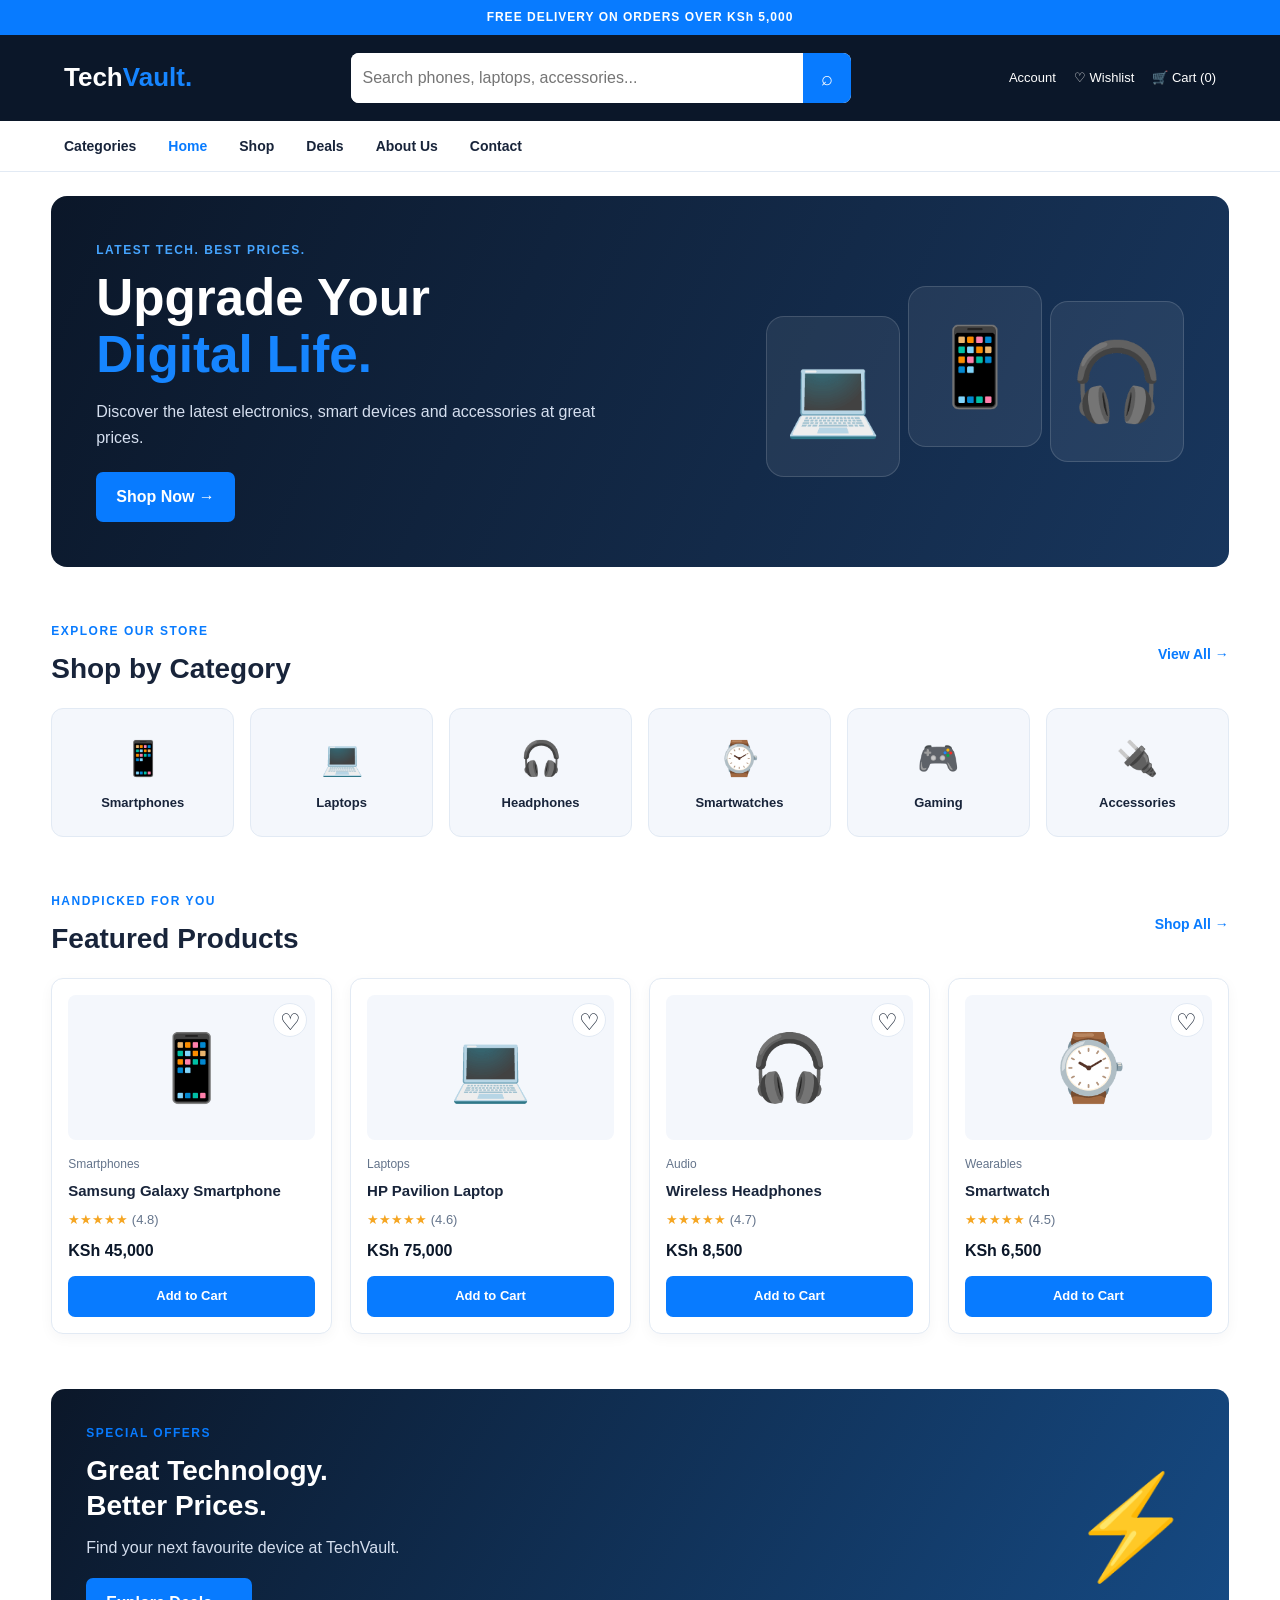
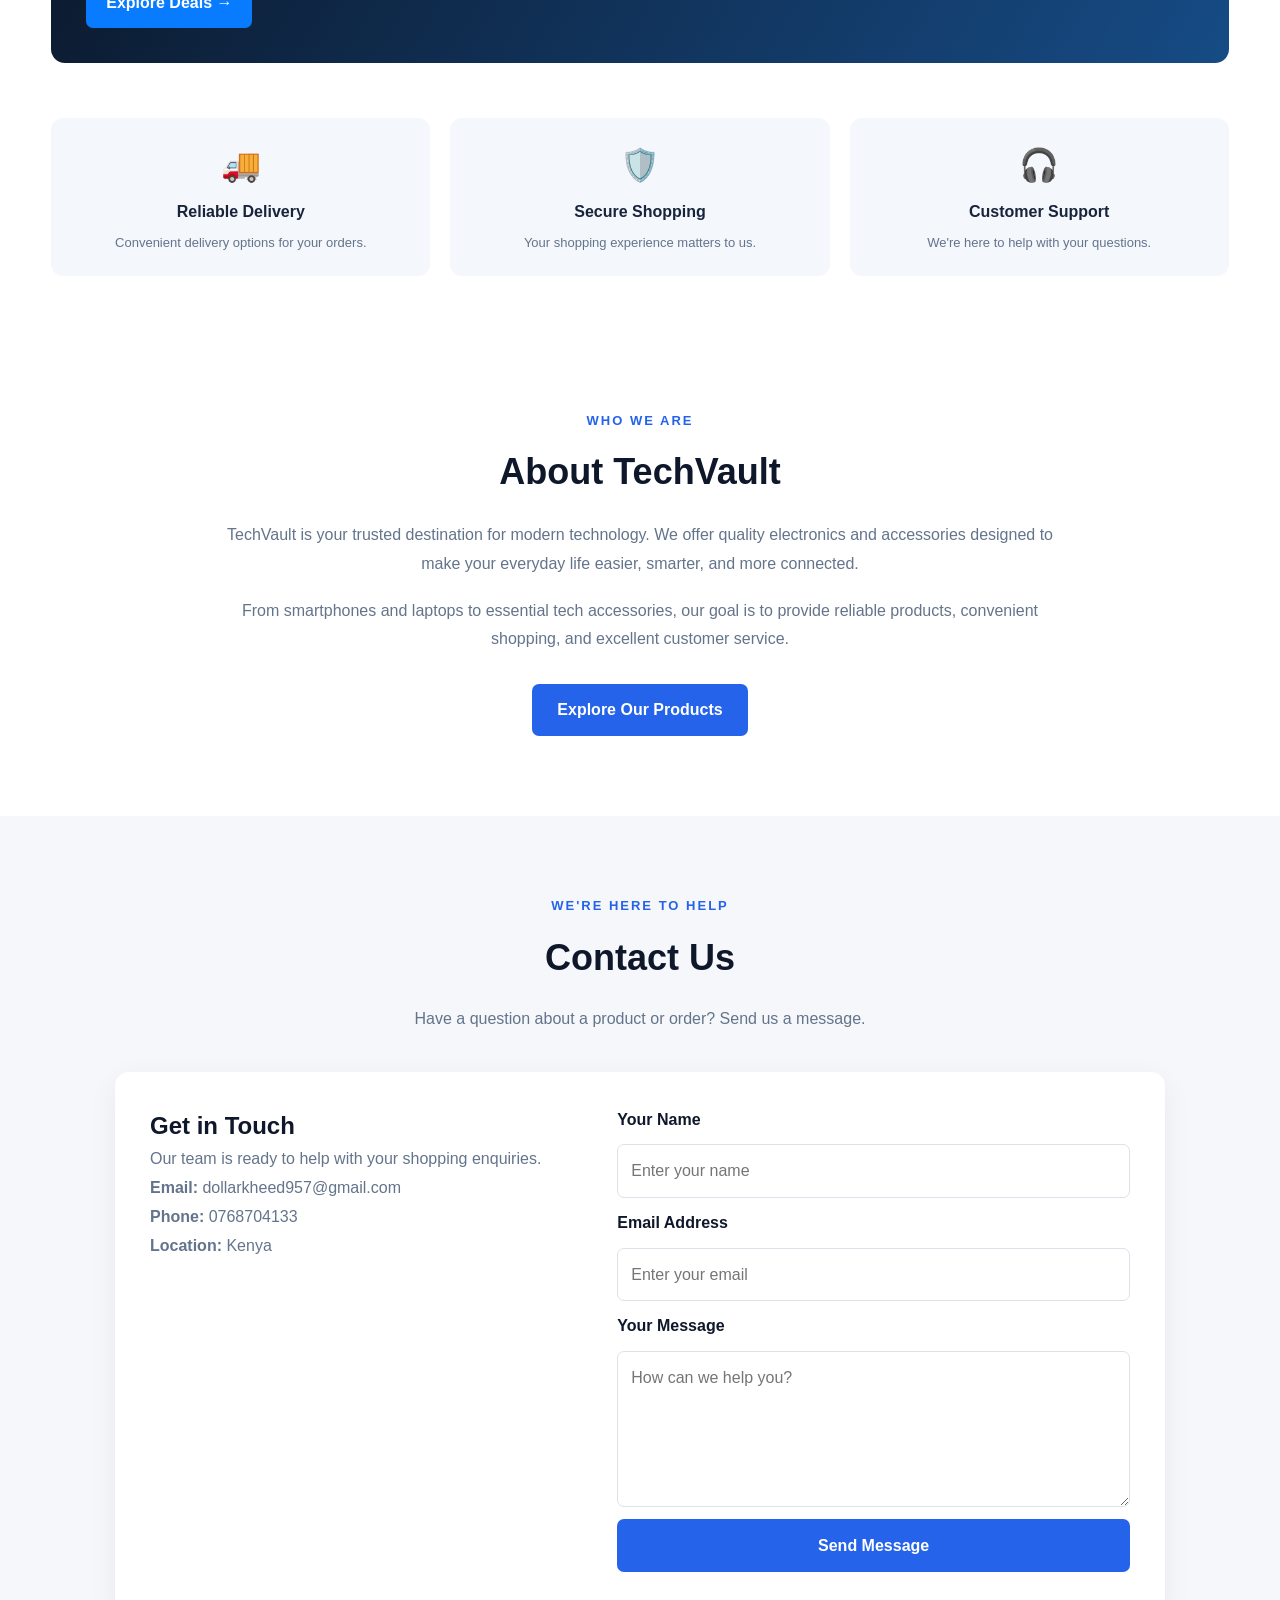
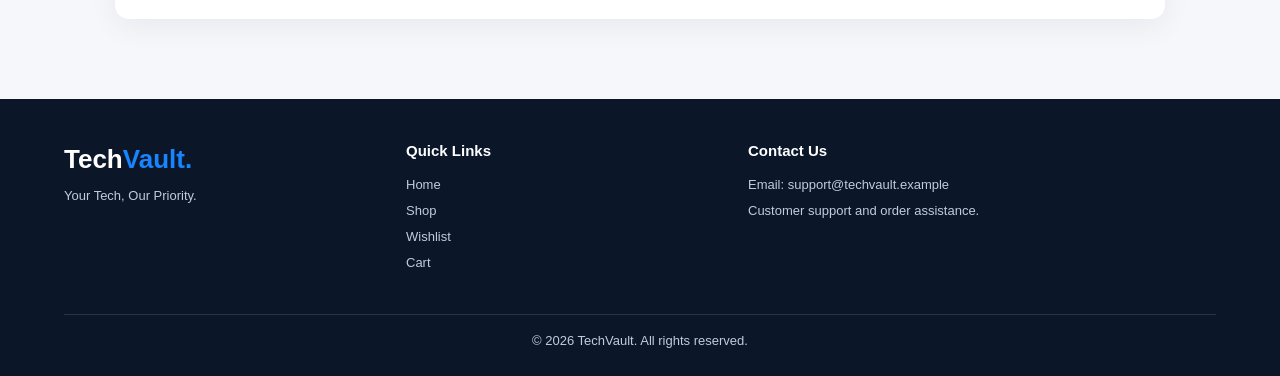
<file: index.html>
<!DOCTYPE html>
<html lang="en">
<head>
    <meta charset="UTF-8">
    <meta name="viewport" content="width=device-width, initial-scale=1.0">
    <title>TechVault | Electronics Store</title>
    <link rel="stylesheet" href="style.css">
    <script src="script.js" defer></script>
</head>
<body>

    <div class="announcement">
        FREE DELIVERY ON ORDERS OVER KSh 5,000
    </div>

    <header class="site-header">
        <a href="index.html" class="logo">Tech<span>Vault.</span></a>

        <form class="search-bar" id="searchForm">
            <input type="search" id="searchInput"
                placeholder="Search phones, laptops, accessories..."
                aria-label="Search products">
            <button type="submit" aria-label="Search">⌕</button>
        </form>

        <div class="header-actions">
            <a href="login.html">Account</a>
            <a href="wishlist.html">♡ Wishlist</a>
            <a href="cart.html">🛒 Cart (<span id="cartCount">0</span>)</a>
        </div>
    </header>

    <nav class="navigation">
        <a href="#categories">Categories</a>
        <a href="index.html" class="active">Home</a>
        <a href="shop.html">Shop</a>
        <a href="#deals">Deals</a>
        <a href="#about">About Us</a>
        <a href="#contact">Contact</a>
    </nav>

    <main>
        <section class="hero">
            <div class="hero-content">
                <p class="eyebrow">LATEST TECH. BEST PRICES.</p>
                <h1>Upgrade Your <span>Digital Life.</span></h1>
                <p>
                    Discover the latest electronics, smart devices
                    and accessories at great prices.
                </p>
                <a href="shop.html" class="btn">Shop Now →</a>
            </div>

            <div class="hero-visual" aria-label="Featured technology">
                <div class="device device-laptop">💻</div>
                <div class="device device-phone">📱</div>
                <div class="device device-audio">🎧</div>
            </div>
        </section>

        <section class="categories section" id="categories">
            <div class="section-heading">
                <div>
                    <p class="eyebrow">EXPLORE OUR STORE</p>
                    <h2>Shop by Category</h2>
                </div>
                <a href="shop.html">View All →</a>
            </div>

            <div class="category-grid">
                <a href="shop.html?category=smartphones" class="category-card">
                    <span>📱</span><h3>Smartphones</h3>
                </a>
                <a href="shop.html?category=laptops" class="category-card">
                    <span>💻</span><h3>Laptops</h3>
                </a>
                <a href="shop.html?category=audio" class="category-card">
                    <span>🎧</span><h3>Headphones</h3>
                </a>
                <a href="shop.html?category=wearables" class="category-card">
                    <span>⌚</span><h3>Smartwatches</h3>
                </a>
                <a href="shop.html?category=gaming" class="category-card">
                    <span>🎮</span><h3>Gaming</h3>
                </a>
                <a href="shop.html?category=accessories" class="category-card">
                    <span>🔌</span><h3>Accessories</h3>
                </a>
            </div>
        </section>

        <section class="featured section" id="featured">
            <div class="section-heading">
                <div>
                    <p class="eyebrow">HANDPICKED FOR YOU</p>
                    <h2>Featured Products</h2>
                </div>
                <a href="shop.html">Shop All →</a>
            </div>

            <div class="product-grid" id="featuredProducts">
                <article class="product-card" data-name="Samsung Galaxy Smartphone">
                    <div class="product-image">📱</div>
                    <button class="wishlist-btn" data-id="1"
                        aria-label="Add smartphone to wishlist">♡</button>
                    <p class="product-category">Smartphones</p>
                    <h3>Samsung Galaxy Smartphone</h3>
                    <p class="rating">★★★★★ <span>(4.8)</span></p>
                    <p class="price">KSh 45,000</p>
                    <button class="btn add-to-cart"
                        data-id="1" data-name="Samsung Galaxy Smartphone"
                        data-price="45000">Add to Cart</button>
                </article>

                <article class="product-card" data-name="HP Pavilion Laptop">
                    <div class="product-image">💻</div>
                    <button class="wishlist-btn" data-id="2"
                        aria-label="Add laptop to wishlist">♡</button>
                    <p class="product-category">Laptops</p>
                    <h3>HP Pavilion Laptop</h3>
                    <p class="rating">★★★★★ <span>(4.6)</span></p>
                    <p class="price">KSh 75,000</p>
                    <button class="btn add-to-cart"
                        data-id="2" data-name="HP Pavilion Laptop"
                        data-price="75000">Add to Cart</button>
                </article>

                <article class="product-card" data-name="Wireless Headphones">
                    <div class="product-image">🎧</div>
                    <button class="wishlist-btn" data-id="3"
                        aria-label="Add headphones to wishlist">♡</button>
                    <p class="product-category">Audio</p>
                    <h3>Wireless Headphones</h3>
                    <p class="rating">★★★★★ <span>(4.7)</span></p>
                    <p class="price">KSh 8,500</p>
                    <button class="btn add-to-cart"
                        data-id="3" data-name="Wireless Headphones"
                        data-price="8500">Add to Cart</button>
                </article>

                <article class="product-card" data-name="Smartwatch">
                    <div class="product-image">⌚</div>
                    <button class="wishlist-btn" data-id="4"
                        aria-label="Add smartwatch to wishlist">♡</button>
                    <p class="product-category">Wearables</p>
                    <h3>Smartwatch</h3>
                    <p class="rating">★★★★★ <span>(4.5)</span></p>
                    <p class="price">KSh 6,500</p>
                    <button class="btn add-to-cart"
                        data-id="4" data-name="Smartwatch"
                        data-price="6500">Add to Cart</button>
                </article>
            </div>
        </section>

        <section class="deal-banner section" id="deals">
            <div>
                <p class="eyebrow">SPECIAL OFFERS</p>
                <h2>Great Technology.<br>Better Prices.</h2>
                <p>Find your next favourite device at TechVault.</p>
                <a href="shop.html" class="btn">Explore Deals →</a>
            </div>
            <div class="deal-icon">⚡</div>
        </section>

        <section class="benefits section">
            <div class="benefit">
                <span>🚚</span>
                <h3>Reliable Delivery</h3>
                <p>Convenient delivery options for your orders.</p>
            </div>
            <div class="benefit">
                <span>🛡️</span>
                <h3>Secure Shopping</h3>
                <p>Your shopping experience matters to us.</p>
            </div>
            <div class="benefit">
                <span>🎧</span>
                <h3>Customer Support</h3>
                <p>We're here to help with your questions.</p>
            </div>
        </section>
    </main>


    <!-- ABOUT US SECTION -->
<section class="about-section" id="about">
    <div class="about-content">
        <p class="section-label">WHO WE ARE</p>
        <h2>About TechVault</h2>
        <p>
            TechVault is your trusted destination for modern technology.
            We offer quality electronics and accessories designed to make
            your everyday life easier, smarter, and more connected.
        </p>
        <p>
            From smartphones and laptops to essential tech accessories,
            our goal is to provide reliable products, convenient shopping,
            and excellent customer service.
        </p>
        <a href="shop.html" class="about-button">Explore Our Products</a>
    </div>
</section>

<!-- CONTACT US SECTION -->
<section class="contact-section" id="contact">
    <div class="contact-heading">
        <p class="section-label">WE'RE HERE TO HELP</p>
        <h2>Contact Us</h2>
        <p>Have a question about a product or order? Send us a message.</p>
    </div>

    <div class="contact-container">
        <div class="contact-info">
            <h3>Get in Touch</h3>
            <p>Our team is ready to help with your shopping enquiries.</p>

            <p><strong>Email:</strong> dollarkheed957@gmail.com</p>
            <p><strong>Phone:</strong> 0768704133</p>
            <p><strong>Location:</strong> Kenya</p>
        </div>

        <form class="contact-form" id="contactForm">
            <label for="contactName">Your Name</label>
            <input type="text" id="contactName"
                   placeholder="Enter your name" required>

            <label for="contactEmail">Email Address</label>
            <input type="email" id="contactEmail"
                   placeholder="Enter your email" required>

            <label for="contactMessage">Your Message</label>
            <textarea id="contactMessage" rows="5"
                      placeholder="How can we help you?" required></textarea>

            <button type="submit">Send Message</button>
            <p id="contactFeedback" aria-live="polite"></p>
        </form>
    </div>
</section>

    <footer class="footer" id="about">
        <div>
            <a href="index.html" class="logo">Tech<span>Vault.</span></a>
            <p>Your Tech, Our Priority.</p>
        </div>
        <div>
            <h3>Quick Links</h3>
            <a href="index.html">Home</a>
            <a href="shop.html">Shop</a>
            <a href="wishlist.html">Wishlist</a>
            <a href="cart.html">Cart</a>
            
        </div>
        <div id="contact">
            <h3>Contact Us</h3>
            <p>Email: support@techvault.example</p>
            <p>Customer support and order assistance.</p>
        </div>
        <p class="copyright">© 2026 TechVault. All rights reserved.</p>
    </footer>

</body>
</html>
</file>
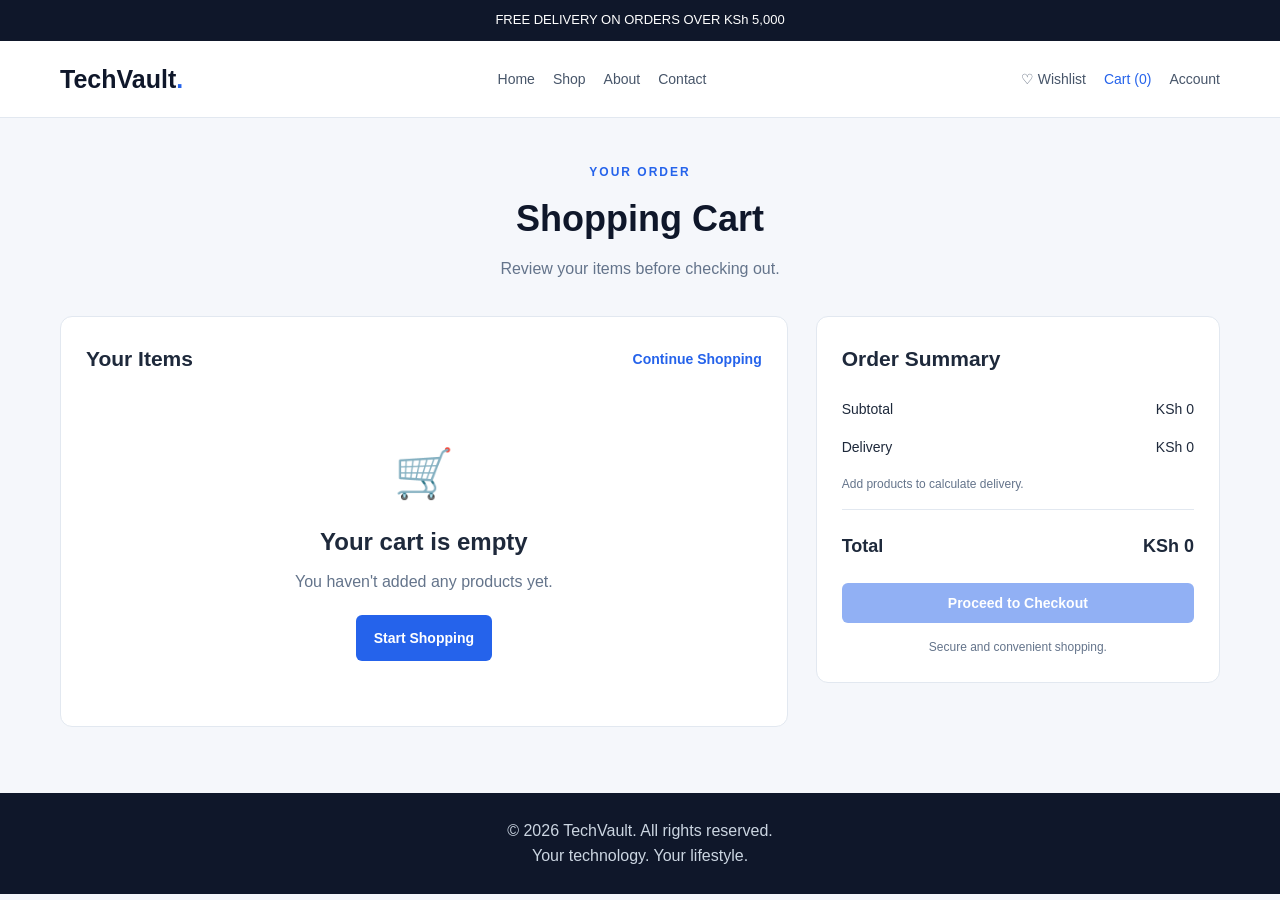
<file: cart.html>
<!DOCTYPE html>
<html lang="en">
<head>
    <meta charset="UTF-8">
    <meta name="viewport" content="width=device-width, initial-scale=1.0">

    <title>Shopping Cart | TechVault</title>

    <link rel="stylesheet" href="cart.css">
    <script src="cart.js" defer></script>
</head>
<body>

    <div class="announcement">
        FREE DELIVERY ON ORDERS OVER KSh 5,000
    </div>

    <header class="site-header">
        <nav class="navigation">
            <a href="index.html" class="logo">TechVault<span>.</span></a>

            <div class="nav-links">
                <a href="index.html">Home</a>
                <a href="shop.html">Shop</a>
                <a href="index.html#about">About</a>
                <a href="index.html#contact">Contact</a>
            </div>

            <div class="header-actions">
                <a href="wishlist.html">♡ Wishlist</a>
                <a href="cart.html" class="active">
                    Cart (<span id="cartCount">0</span>)
                </a>
                <a href="login.html">Account</a>
            </div>
        </nav>
    </header>

    <main class="cart-page">
        <div class="cart-heading">
            <p class="eyebrow">YOUR ORDER</p>
            <h1>Shopping Cart</h1>
            <p>Review your items before checking out.</p>
        </div>

        <div id="cartMessage" class="cart-message" aria-live="polite"></div>

        <div class="cart-layout">

            <section class="cart-products">
                <div class="cart-section-heading">
                    <h2>Your Items</h2>
                    <a href="shop.html">Continue Shopping</a>
                </div>

                <div id="cartItems"></div>

                <div id="emptyCart" class="empty-cart" hidden>
                    <div class="empty-icon">🛒</div>
                    <h2>Your cart is empty</h2>
                    <p>You haven't added any products yet.</p>
                    <a href="shop.html" class="btn btn-primary">
                        Start Shopping
                    </a>
                </div>
            </section>

            <aside class="order-summary">
                <h2>Order Summary</h2>

                <div class="summary-row">
                    <span>Subtotal</span>
                    <span id="cartSubtotal">KSh 0</span>
                </div>

                <div class="summary-row">
                    <span>Delivery</span>
                    <span id="cartDelivery">KSh 0</span>
                </div>

                <p id="deliveryNote" class="delivery-note">
                    Delivery is calculated at checkout.
                </p>

                <div class="summary-row total-row">
                    <span>Total</span>
                    <span id="cartTotal">KSh 0</span>
                </div>

                <button id="checkoutButton"
                    class="btn btn-primary checkout-button"
                    type="button" disabled>
                    Proceed to Checkout
                </button>

                <p class="secure-note">Secure and convenient shopping.</p>
            </aside>

        </div>
    </main>

    <footer class="site-footer">
        <p>&copy; 2026 TechVault. All rights reserved.</p>
        <p>Your technology. Your lifestyle.</p>
    </footer>

</body>
</html>
</file>
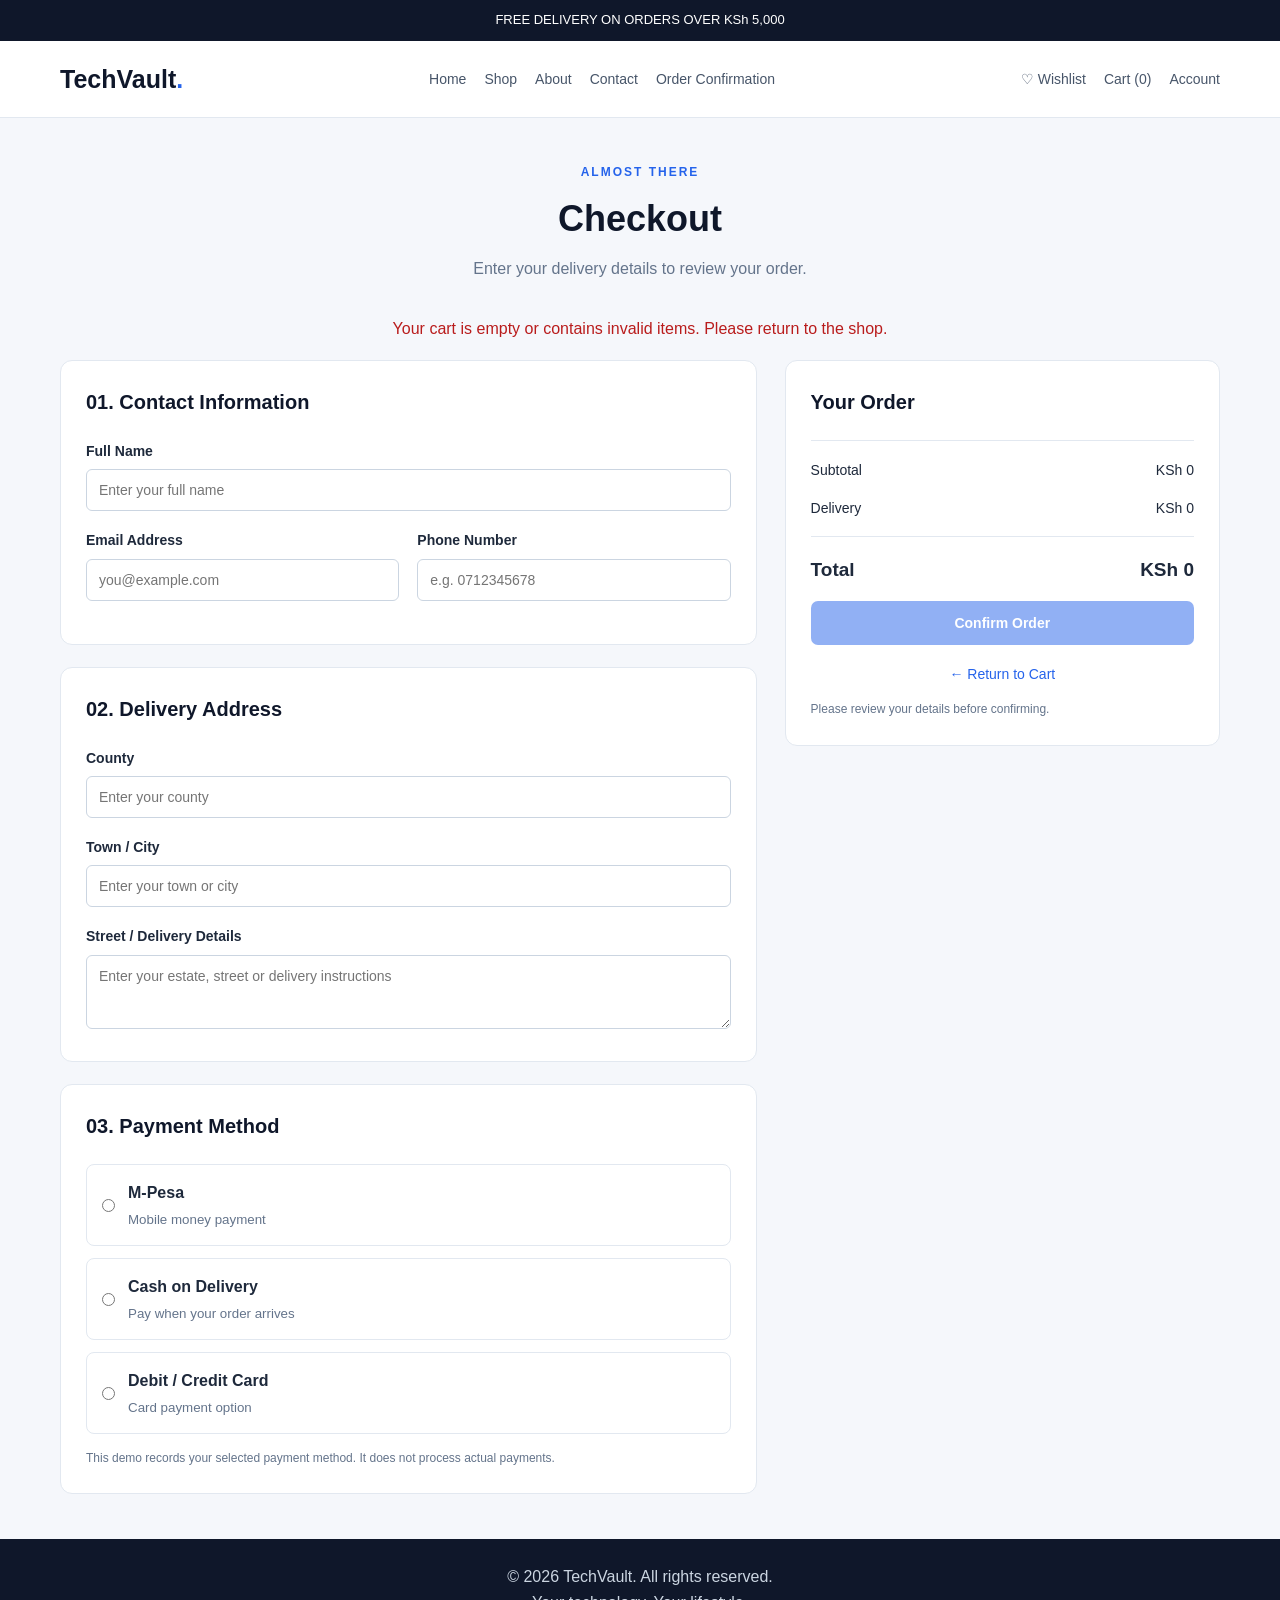
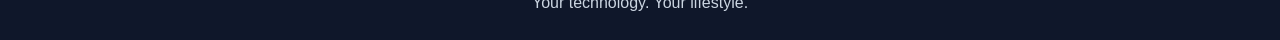
<file: checkout.html>
<!DOCTYPE html>
<html lang="en">
<head>
    <meta charset="UTF-8">
    <meta name="viewport" content="width=device-width, initial-scale=1.0">

    <title>Checkout | TechVault</title>

    <link rel="stylesheet" href="checkout.css">
    <script src="checkout.js" defer></script>
</head>

<body>

    <div class="announcement">
        FREE DELIVERY ON ORDERS OVER KSh 5,000
    </div>

    <header class="site-header">
        <nav class="navigation">
            <a href="index.html" class="logo">TechVault<span>.</span></a>

            <div class="nav-links">
                <a href="index.html">Home</a>
                <a href="shop.html">Shop</a>
                <a href="index.html#about">About</a>
                <a href="index.html#contact">Contact</a>
                <a href="order-confirmation.html">Order Confirmation</a>
            </div>

            <div class="header-actions">
                <a href="wishlist.html">♡ Wishlist</a>
                <a href="cart.html">
                    Cart (<span id="cartCount">0</span>)
                </a>
                <a href="login.html">Account</a>
            </div>
        </nav>
    </header>

    <main class="checkout-page">

        <div class="checkout-heading">
            <p class="eyebrow">ALMOST THERE</p>
            <h1>Checkout</h1>
            <p>Enter your delivery details to review your order.</p>
        </div>

        <p id="checkoutMessage" class="checkout-message"
            aria-live="polite"></p>

        <form id="checkoutForm" class="checkout-layout">

            <section class="checkout-form-section">

                <div class="checkout-card">
                    <h2>01. Contact Information</h2>

                    <div class="form-group">
                        <label for="fullName">Full Name</label>
                        <input type="text" id="fullName" name="fullName"
                            placeholder="Enter your full name" required
                            autocomplete="name">
                    </div>

                    <div class="form-row">
                        <div class="form-group">
                            <label for="email">Email Address</label>
                            <input type="email" id="email" name="email"
                                placeholder="you@example.com" required
                                autocomplete="email">
                        </div>

                        <div class="form-group">
                            <label for="phone">Phone Number</label>
                            <input type="tel" id="phone" name="phone"
                                placeholder="e.g. 0712345678" required
                                autocomplete="tel">
                        </div>
                    </div>
                </div>

                <div class="checkout-card">
                    <h2>02. Delivery Address</h2>

                    <div class="form-group">
                        <label for="county">County</label>
                        <input type="text" id="county" name="county"
                            placeholder="Enter your county" required
                            autocomplete="address-level1">
                    </div>

                    <div class="form-group">
                        <label for="town">Town / City</label>
                        <input type="text" id="town" name="town"
                            placeholder="Enter your town or city" required
                            autocomplete="address-level2">
                    </div>

                    <div class="form-group">
                        <label for="address">Street / Delivery Details</label>
                        <textarea id="address" name="address" rows="3"
                            placeholder="Enter your estate, street or delivery instructions"
                            required autocomplete="street-address"></textarea>
                    </div>
                </div>

                <div class="checkout-card">
                    <h2>03. Payment Method</h2>

                    <label class="payment-option">
                        <input type="radio" name="paymentMethod"
                            value="M-Pesa" required>
                        <span>
                            <strong>M-Pesa</strong>
                            <small>Mobile money payment</small>
                        </span>
                    </label>

                    <label class="payment-option">
                        <input type="radio" name="paymentMethod"
                            value="Cash on Delivery" required>
                        <span>
                            <strong>Cash on Delivery</strong>
                            <small>Pay when your order arrives</small>
                        </span>
                    </label>

                    <label class="payment-option">
                        <input type="radio" name="paymentMethod"
                            value="Card" required>
                        <span>
                            <strong>Debit / Credit Card</strong>
                            <small>Card payment option</small>
                        </span>
                    </label>

                    <p class="payment-note">
                        This demo records your selected payment method.
                        It does not process actual payments.
                    </p>
                </div>

            </section>

            <aside class="order-summary">
                <h2>Your Order</h2>

                <div id="checkoutItems" class="checkout-items"></div>

                <div class="summary-row">
                    <span>Subtotal</span>
                    <span id="checkoutSubtotal">KSh 0</span>
                </div>

                <div class="summary-row">
                    <span>Delivery</span>
                    <span id="checkoutDelivery">KSh 0</span>
                </div>

                <div class="summary-row total-row">
                    <span>Total</span>
                    <span id="checkoutTotal">KSh 0</span>
                </div>

                <button type="submit" id="placeOrderButton"
                    class="btn btn-primary">
                    Confirm Order
                </button>

                <a href="cart.html" class="back-to-cart">
                    ← Return to Cart
                </a>

                <p class="secure-note">
                    Please review your details before confirming.
                </p>
            </aside>

        </form>
    </main>

    <footer class="site-footer">
        <p>&copy; 2026 TechVault. All rights reserved.</p>
        <p>Your technology. Your lifestyle.</p>
    </footer>

</body>
</html>
</file>
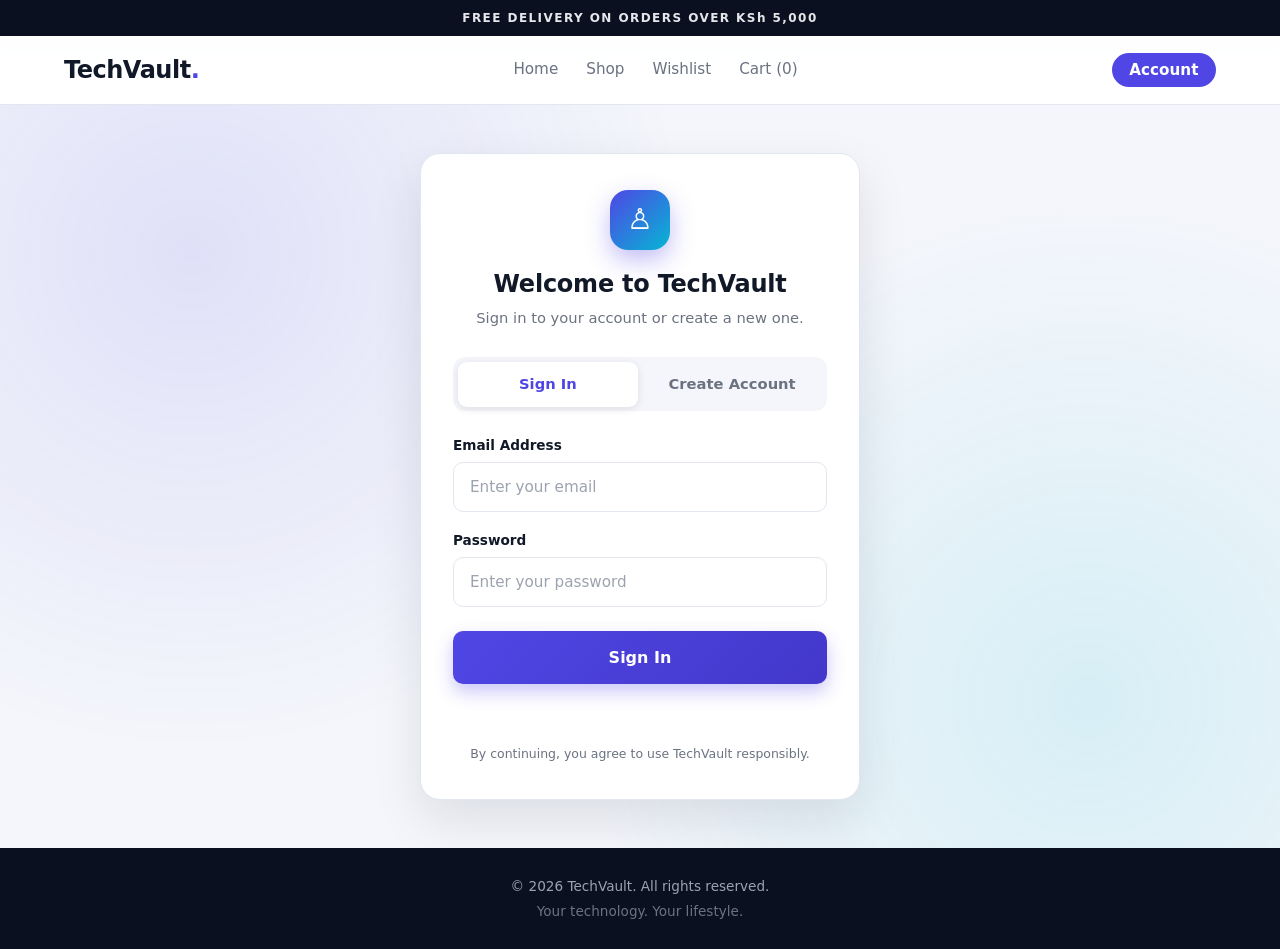
<file: login.html>
<!DOCTYPE html>
<html lang="en">
<head>
    <meta charset="UTF-8">
    <meta name="viewport" content="width=device-width, initial-scale=1.0">

    <title>Account | TechVault</title>

    <link rel="stylesheet" href="login.css">
    <script src="login.js" defer></script>
</head>

<body>

    <div class="announcement">
        FREE DELIVERY ON ORDERS OVER KSh 5,000
    </div>

    <header class="site-header">
        <nav class="navigation">
            <a href="index.html" class="logo">TechVault<span>.</span></a>

            <div class="nav-links">
                <a href="index.html">Home</a>
                <a href="shop.html">Shop</a>
                <a href="wishlist.html">Wishlist</a>
                <a href="cart.html">Cart (<span id="cartCount">0</span>)</a>
            </div>

            <div class="header-actions">
                <a href="login.html" class="active">Account</a>
            </div>
        </nav>
    </header>

    <main class="account-page">

        <section class="account-card">

            <div class="account-brand">
                <div class="account-icon">♙</div>
                <h1>Welcome to TechVault</h1>
                <p>Sign in to your account or create a new one.</p>
            </div>

            <div class="account-tabs">
                <button type="button" id="loginTab" class="tab-button active">
                    Sign In
                </button>

                <button type="button" id="registerTab" class="tab-button">
                    Create Account
                </button>
            </div>

            <form id="loginForm">

                <div class="form-group">
                    <label for="loginEmail">Email Address</label>
                    <input
                        type="email"
                        id="loginEmail"
                        placeholder="Enter your email"
                        autocomplete="email"
                        required
                    >
                </div>

                <div class="form-group">
                    <label for="loginPassword">Password</label>
                    <input
                        type="password"
                        id="loginPassword"
                        placeholder="Enter your password"
                        autocomplete="current-password"
                        minlength="6"
                        required
                    >
                </div>

                <button type="submit" class="account-submit">
                    Sign In
                </button>

                <p class="form-message" id="loginMessage" aria-live="polite"></p>

            </form>

            <form id="registerForm" hidden>

                <div class="form-group">
                    <label for="registerName">Full Name</label>
                    <input
                        type="text"
                        id="registerName"
                        placeholder="Enter your full name"
                        autocomplete="name"
                        required
                    >
                </div>

                <div class="form-group">
                    <label for="registerEmail">Email Address</label>
                    <input
                        type="email"
                        id="registerEmail"
                        placeholder="Enter your email"
                        autocomplete="email"
                        required
                    >
                </div>

                <div class="form-group">
                    <label for="registerPassword">Create Password</label>
                    <input
                        type="password"
                        id="registerPassword"
                        placeholder="At least 6 characters"
                        autocomplete="new-password"
                        minlength="6"
                        required
                    >
                </div>

                <div class="form-group">
                    <label for="confirmPassword">Confirm Password</label>
                    <input
                        type="password"
                        id="confirmPassword"
                        placeholder="Re-enter your password"
                        autocomplete="new-password"
                        minlength="6"
                        required
                    >
                </div>

                <button type="submit" class="account-submit">
                    Create Account
                </button>

                <p class="form-message" id="registerMessage" aria-live="polite"></p>

            </form>

            <p class="account-note">
                By continuing, you agree to use TechVault responsibly.
            </p>

        </section>

    </main>

    <footer class="site-footer">
        <p>&copy; 2026 TechVault. All rights reserved.</p>
        <p>Your technology. Your lifestyle.</p>
    </footer>

</body>
</html>
</file>
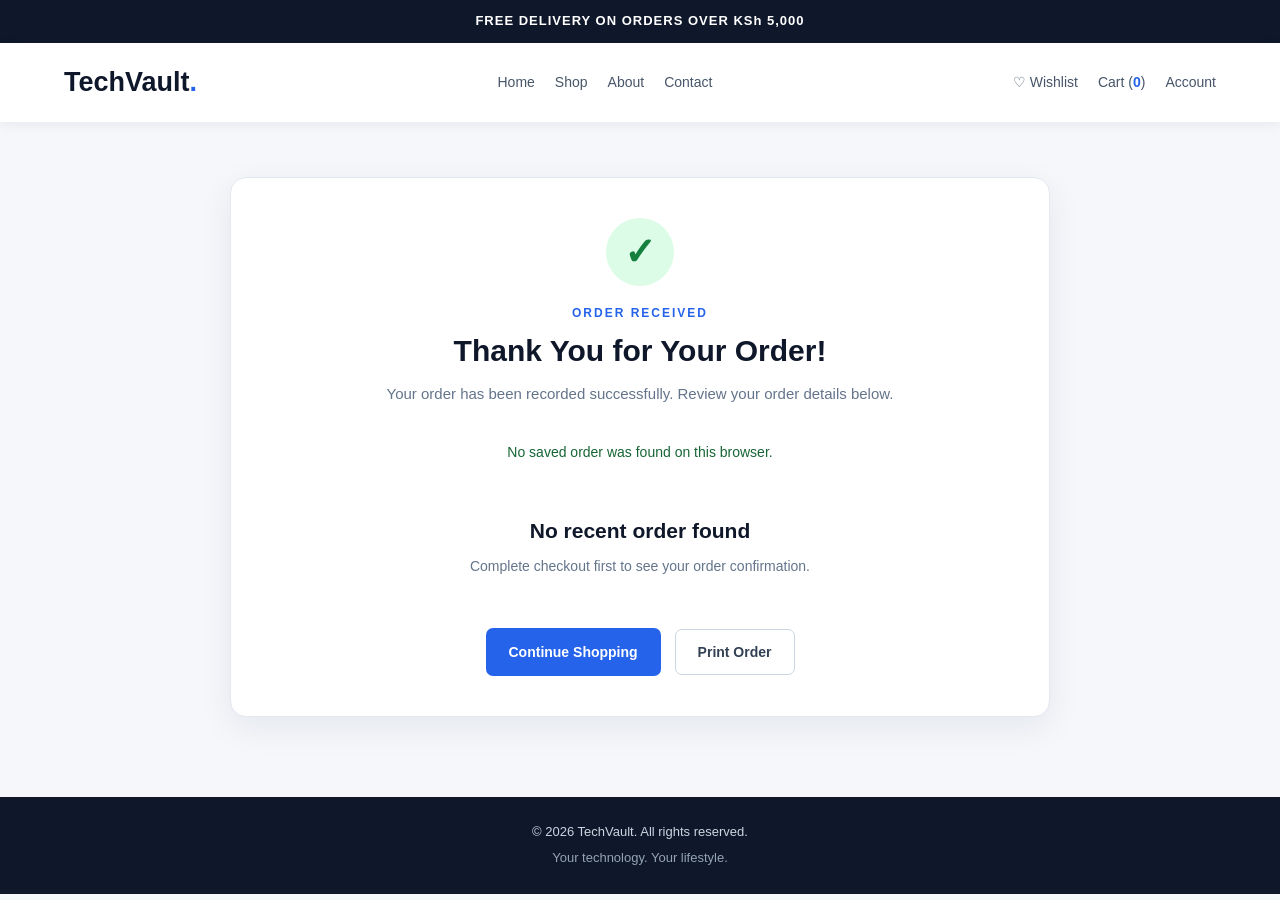
<file: order-confirmation.html>
<!DOCTYPE html>
<html lang="en">
<head>
    <meta charset="UTF-8">
    <meta name="viewport" content="width=device-width, initial-scale=1.0">

    <title>Order Confirmation | TechVault</title>

    <link rel="stylesheet" href="order-confirmation.css">
    <script src="order-confirmation.js" defer></script>
</head>

<body>

    <div class="announcement">
        FREE DELIVERY ON ORDERS OVER KSh 5,000
    </div>

    <header class="site-header">
        <nav class="navigation">
            <a href="index.html" class="logo">TechVault<span>.</span></a>

            <div class="nav-links">
                <a href="index.html">Home</a>
                <a href="shop.html">Shop</a>
                <a href="index.html#about">About</a>
                <a href="index.html#contact">Contact</a>
            </div>

            <div class="header-actions">
                <a href="wishlist.html">♡ Wishlist</a>
                <a href="cart.html">
                    Cart (<span id="cartCount">0</span>)
                </a>
                <a href="login.html">Account</a>
            </div>
        </nav>
    </header>

    <main class="confirmation-page">

        <section class="confirmation-card">

            <div class="success-icon" aria-hidden="true">✓</div>

            <p class="eyebrow">ORDER RECEIVED</p>

            <h1>Thank You for Your Order!</h1>

            <p class="confirmation-intro">
                Your order has been recorded successfully.
                Review your order details below.
            </p>

            <div id="confirmationMessage" class="confirmation-message"
                aria-live="polite"></div>

            <div id="orderDetails">

                <div class="order-number-box">
                    <span>Order Number</span>
                    <strong id="orderNumber">Loading...</strong>
                </div>

                <div class="order-information">
                    <h2>Customer Information</h2>

                    <p><strong>Name:</strong>
                        <span id="customerName"></span>
                    </p>

                    <p><strong>Email:</strong>
                        <span id="customerEmail"></span>
                    </p>

                    <p><strong>Phone:</strong>
                        <span id="customerPhone"></span>
                    </p>

                    <p><strong>Delivery Address:</strong>
                        <span id="customerAddress"></span>
                    </p>

                    <p><strong>Payment Method:</strong>
                        <span id="paymentMethod"></span>
                    </p>

                    <p><strong>Order Status:</strong>
                        <span id="orderStatus" class="status-badge">
                            Pending
                        </span>
                    </p>
                </div>

                <div class="ordered-products">
                    <h2>Items Ordered</h2>
                    <div id="confirmedItems"></div>
                </div>

                <div class="confirmation-summary">
                    <div class="summary-row">
                        <span>Subtotal</span>
                        <span id="confirmedSubtotal">KSh 0</span>
                    </div>

                    <div class="summary-row">
                        <span>Delivery</span>
                        <span id="confirmedDelivery">KSh 0</span>
                    </div>

                    <div class="summary-row total-row">
                        <span>Total Paid / Due</span>
                        <span id="confirmedTotal">KSh 0</span>
                    </div>

                    <p class="payment-disclaimer" id="paymentDisclaimer"></p>
                </div>

            </div>

            <div id="noOrder" hidden>
                <h2>No recent order found</h2>
                <p>
                    Complete checkout first to see your order confirmation.
                </p>
            </div>

            <div class="confirmation-actions">
                <a href="shop.html" class="btn btn-primary">
                    Continue Shopping
                </a>

                <button type="button" id="printOrder"
                    class="btn btn-secondary">
                    Print Order
                </button>
            </div>

        </section>

    </main>

    <footer class="site-footer">
        <p>&copy; 2026 TechVault. All rights reserved.</p>
        <p>Your technology. Your lifestyle.</p>
    </footer>

</body>
</html>
</file>
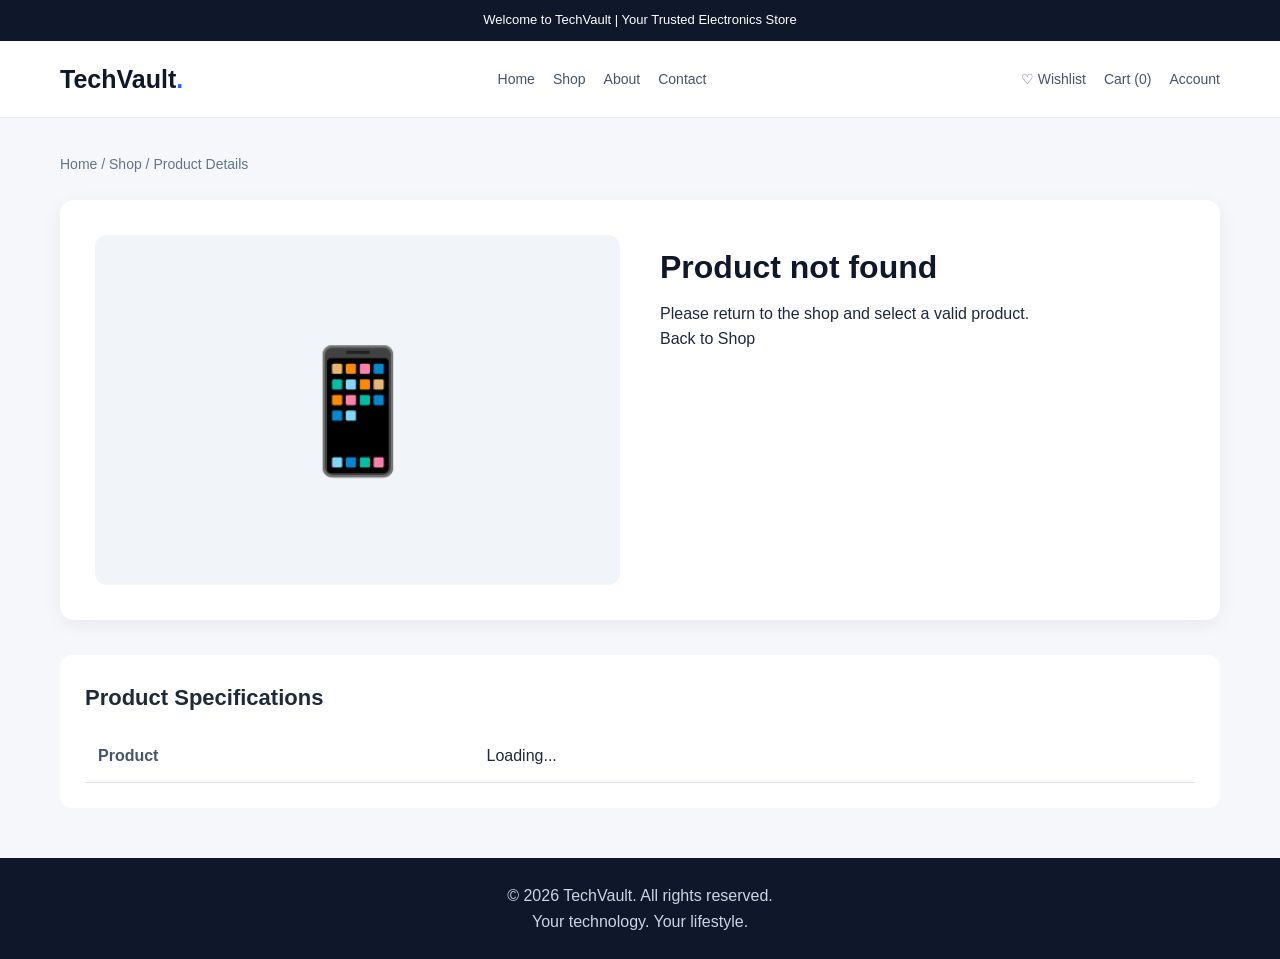
<file: product-details.html>
<!DOCTYPE html>
<html lang="en">
<head>
    <meta charset="UTF-8">
    <meta name="viewport" content="width=device-width, initial-scale=1.0">

    <title>Product Details | TechVault</title>

    <link rel="stylesheet" href="product-details.css">
    <script src="product-details.js" defer></script>
</head>

<body>

    <!-- Announcement Bar -->
    <div class="announcement">
        Welcome to TechVault | Your Trusted Electronics Store
    </div>

    <!-- Header -->
    <header class="site-header">
        <nav class="navigation">

            <a href="index.html" class="logo">
                TechVault<span>.</span>
            </a>

            <div class="nav-links">
                <a href="index.html">Home</a>
                <a href="shop.html">Shop</a>
                <a href="index.html#about">About</a>
                <a href="index.html#contact">Contact</a>
            </div>

            <div class="header-actions">
                <a href="wishlist.html">♡ Wishlist</a>
                <a href="cart.html">Cart (<span id="cartCount">0</span>)</a>
                <a href="login.html">Account</a>
            </div>

        </nav>
    </header>

    <!-- Product Details -->
    <main class="product-details">

        <div class="breadcrumb">
            <a href="index.html">Home</a> /
            <a href="shop.html">Shop</a> /
            <span id="breadcrumbName">Product Details</span>
        </div>

        <section class="product-layout">

            <!-- Product Image -->
            <div class="product-image">
                <span id="productEmoji">📱</span>
            </div>

            <!-- Product Information -->
            <div class="product-info">

                <p class="product-category" id="productCategory">
                    Electronics
                </p>

                <h1 id="productName">Product Name</h1>

                <p class="product-rating" id="productRating">
                    ★★★★☆
                </p>

                <p class="product-price" id="productPrice">
                    KSh 0
                </p>

                <p class="product-description" id="productDescription">
                    Product description will appear here.
                </p>

                <p class="stock-status" id="stockStatus">
                    Checking availability...
                </p>

                <!-- Quantity Selector -->
                <div class="quantity-control">
                    <button type="button" id="decreaseQty"
                        aria-label="Decrease quantity">−</button>

                    <input type="number" id="quantity"
                        value="1" min="1" max="25"
                        aria-label="Product quantity">

                    <button type="button" id="increaseQty"
                        aria-label="Increase quantity">+</button>
                </div>

                <!-- Product Buttons -->
                <div class="product-buttons">

                    <button type="button"
                        class="btn btn-primary"
                        id="detailsAddToCart">
                        Add to Cart
                    </button>

                    <button type="button"
                        class="btn btn-secondary"
                        id="detailsWishlist">
                        ♡ Add to Wishlist
                    </button>

                </div>

                <p class="details-message" id="detailsMessage"
                    aria-live="polite"></p>

            </div>

        </section>

        <!-- Specifications -->
        <section class="specifications">

            <h2>Product Specifications</h2>

            <table class="specification-table">
                <tbody id="specificationTable">
                    <tr>
                        <th>Product</th>
                        <td>Loading...</td>
                    </tr>
                </tbody>
            </table>

        </section>

    </main>

    <!-- Footer -->
    <footer class="site-footer">
        <p>&copy; 2026 TechVault. All rights reserved.</p>
        <p>Your technology. Your lifestyle.</p>
    </footer>

</body>
</html>
</file>
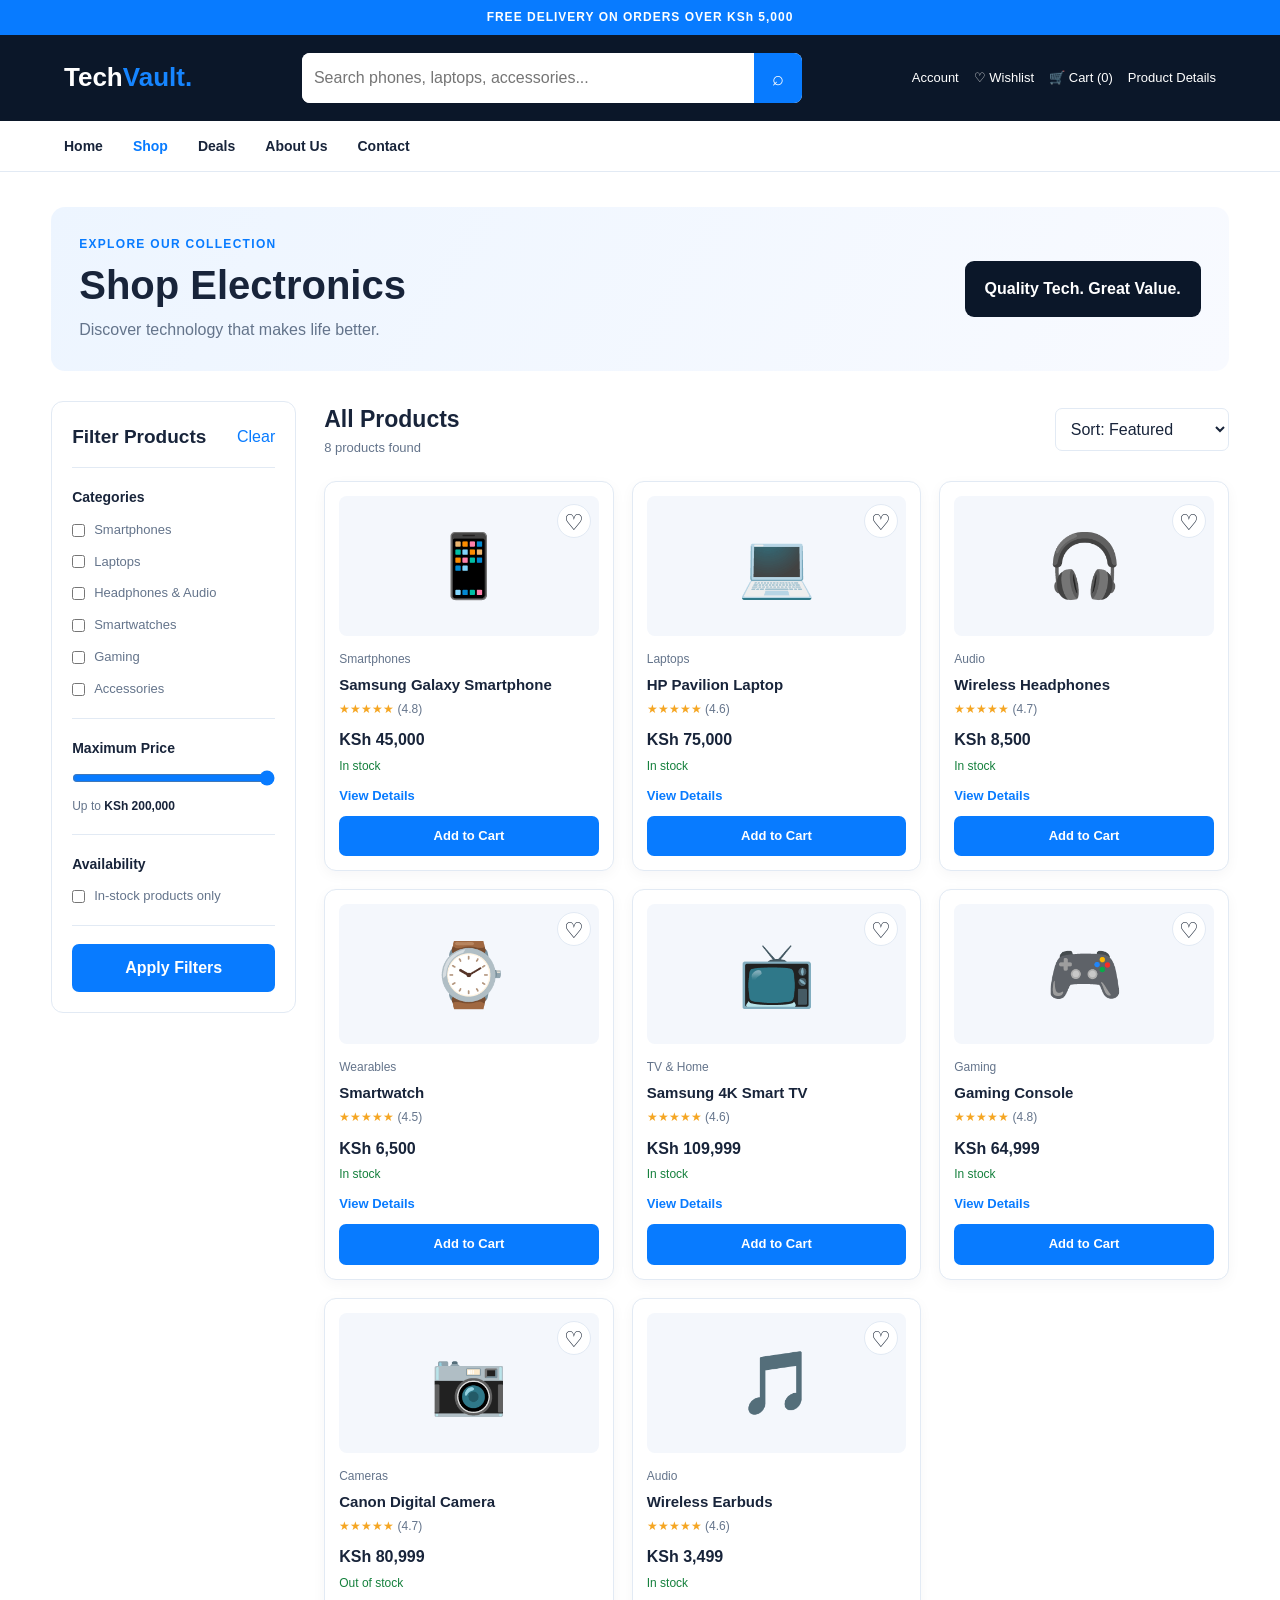
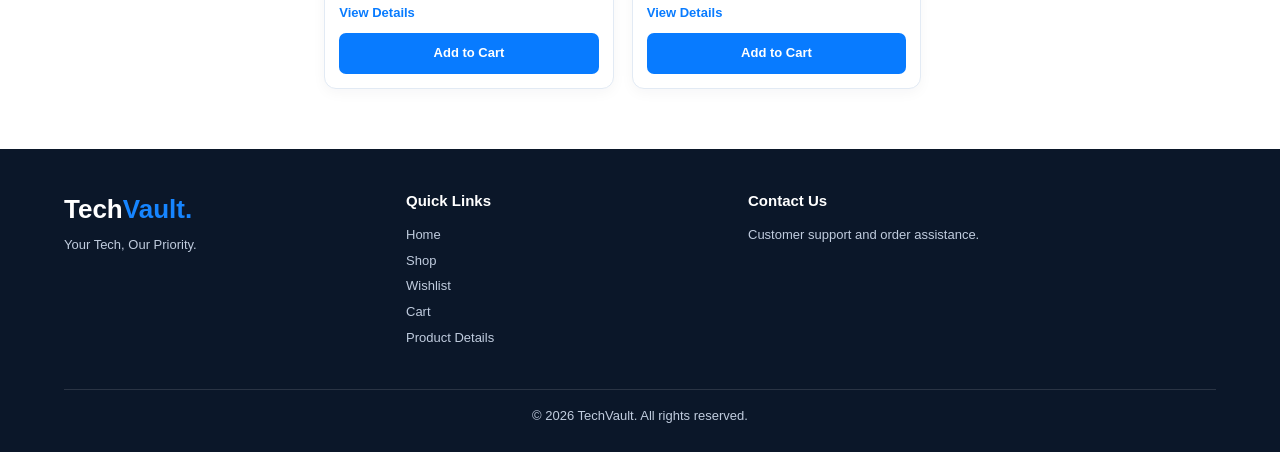
<file: shop.html>
<!DOCTYPE html>
<html lang="en">
<head>
    <meta charset="UTF-8">
    <meta name="viewport" content="width=device-width, initial-scale=1.0">
    <title>Shop All Products | TechVault</title>
    <link rel="stylesheet" href="shop.css">
    <script src="script.js" defer></script>
    <script src="shop.js" defer></script>
</head>
<body>

    <div class="announcement">
        FREE DELIVERY ON ORDERS OVER KSh 5,000
    </div>

    <header class="site-header">
        <a href="index.html" class="logo">Tech<span>Vault.</span></a>

        <form class="search-bar" id="searchForm">
            <input type="search" id="searchInput"
                   placeholder="Search phones, laptops, accessories..."
                   aria-label="Search products">
            <button type="submit">⌕</button>
        </form>

        <div class="header-actions">
            <a href="login.html">Account</a>
            <a href="wishlist.html">♡ Wishlist</a>
            <a href="cart.html">🛒 Cart (<span id="cartCount">0</span>)</a>
            <a href="product-details.html">Product Details</a>
        </div>
    </header>

    <nav class="navigation">
        <a href="index.html">Home</a>
        <a href="shop.html" class="active">Shop</a>
        <a href="index.html#deals">Deals</a>
        <a href="index.html#about">About Us</a>
        <a href="index.html#contact">Contact</a>
    </nav>

    <main class="shop-container">

        <section class="shop-heading">
            <div>
                <p class="eyebrow">EXPLORE OUR COLLECTION</p>
                <h1>Shop Electronics</h1>
                <p>Discover technology that makes life better.</p>
            </div>
            <div class="shop-highlight">Quality Tech. Great Value.</div>
        </section>

        <div class="shop-layout">

            <aside class="filters">
                <div class="filter-heading">
                    <h2>Filter Products</h2>
                    <button type="button" id="clearFilters">Clear</button>
                </div>

                <div class="filter-group">
                    <h3>Categories</h3>
                    <label><input type="checkbox" name="category" value="smartphones"> Smartphones</label>
                    <label><input type="checkbox" name="category" value="laptops"> Laptops</label>
                    <label><input type="checkbox" name="category" value="audio"> Headphones & Audio</label>
                    <label><input type="checkbox" name="category" value="wearables"> Smartwatches</label>
                    <label><input type="checkbox" name="category" value="gaming"> Gaming</label>
                    <label><input type="checkbox" name="category" value="accessories"> Accessories</label>
                </div>

                <div class="filter-group">
                    <h3>Maximum Price</h3>
                    <input type="range" id="priceRange"
                           min="1000" max="200000" step="1000" value="200000">
                    <p>Up to <strong id="priceValue">KSh 200,000</strong></p>
                </div>

                <div class="filter-group">
                    <h3>Availability</h3>
                    <label>
                        <input type="checkbox" id="inStock">
                        In-stock products only
                    </label>
                </div>

                <button type="button" class="apply-filter" id="applyFilters">
                    Apply Filters
                </button>
            </aside>

            <section class="shop-products">

                <div class="shop-toolbar">
                    <div>
                        <h2>All Products</h2>
                        <p><span id="productCount">8</span> products found</p>
                    </div>

                    <select id="sortProducts" aria-label="Sort products">
                        <option value="default">Sort: Featured</option>
                        <option value="price-low">Price: Low to High</option>
                        <option value="price-high">Price: High to Low</option>
                        <option value="name">Name: A to Z</option>
                    </select>
                </div>

                <div class="product-grid" id="shopProducts">

                    <article class="product-card"
                        data-id="1" data-name="Samsung Galaxy Smartphone"
                        data-price="45000" data-category="smartphones"
                        data-stock="12">
                        <div class="product-image">📱</div>
                        <button class="wishlist-btn" data-id="1"
                            aria-label="Add smartphone to wishlist">♡</button>
                        <p class="product-category">Smartphones</p>
                        <h3>Samsung Galaxy Smartphone</h3>
                        <p class="rating">★★★★★ <span>(4.8)</span></p>
                        <p class="price">KSh 45,000</p>
                        <p class="stock">In stock</p>
                        <a class="details-link" href="product-details.html?id=1">View Details</a>
                        <button class="btn add-to-cart" data-id="1"
                            data-name="Samsung Galaxy Smartphone" data-price="45000">
                            Add to Cart
                        </button>
                    </article>

                    <article class="product-card"
                        data-id="2" data-name="HP Pavilion Laptop"
                        data-price="75000" data-category="laptops"
                        data-stock="8">
                        <div class="product-image">💻</div>
                        <button class="wishlist-btn" data-id="2"
                            aria-label="Add laptop to wishlist">♡</button>
                        <p class="product-category">Laptops</p>
                        <h3>HP Pavilion Laptop</h3>
                        <p class="rating">★★★★★ <span>(4.6)</span></p>
                        <p class="price">KSh 75,000</p>
                        <p class="stock">In stock</p>
                        <a class="details-link" href="product-details.html?id=2">View Details</a>
                        <button class="btn add-to-cart" data-id="2"
                            data-name="HP Pavilion Laptop" data-price="75000">
                            Add to Cart
                        </button>
                    </article>

                    <article class="product-card"
                        data-id="3" data-name="Wireless Headphones"
                        data-price="8500" data-category="audio"
                        data-stock="20">
                        <div class="product-image">🎧</div>
                        <button class="wishlist-btn" data-id="3"
                            aria-label="Add headphones to wishlist">♡</button>
                        <p class="product-category">Audio</p>
                        <h3>Wireless Headphones</h3>
                        <p class="rating">★★★★★ <span>(4.7)</span></p>
                        <p class="price">KSh 8,500</p>
                        <p class="stock">In stock</p>
                        <a class="details-link" href="product-details.html?id=3">View Details</a>
                        <button class="btn add-to-cart" data-id="3"
                            data-name="Wireless Headphones" data-price="8500">
                            Add to Cart
                        </button>
                    </article>

                    <article class="product-card"
                        data-id="4" data-name="Smartwatch"
                        data-price="6500" data-category="wearables"
                        data-stock="15">
                        <div class="product-image">⌚</div>
                        <button class="wishlist-btn" data-id="4"
                            aria-label="Add smartwatch to wishlist">♡</button>
                        <p class="product-category">Wearables</p>
                        <h3>Smartwatch</h3>
                        <p class="rating">★★★★★ <span>(4.5)</span></p>
                        <p class="price">KSh 6,500</p>
                        <p class="stock">In stock</p>
                        <a class="details-link" href="product-details.html?id=4">View Details</a>
                        <button class="btn add-to-cart" data-id="4"
                            data-name="Smartwatch" data-price="6500">
                            Add to Cart
                        </button>
                    </article>

                    <article class="product-card"
                        data-id="5" data-name="Samsung 4K Smart TV"
                        data-price="109999" data-category="accessories"
                        data-stock="5">
                        <div class="product-image">📺</div>
                        <button class="wishlist-btn" data-id="5"
                            aria-label="Add television to wishlist">♡</button>
                        <p class="product-category">TV & Home</p>
                        <h3>Samsung 4K Smart TV</h3>
                        <p class="rating">★★★★★ <span>(4.6)</span></p>
                        <p class="price">KSh 109,999</p>
                        <p class="stock">In stock</p>
                        <a class="details-link" href="product-details.html?id=5">View Details</a>
                        <button class="btn add-to-cart" data-id="5"
                            data-name="Samsung 4K Smart TV" data-price="109999">
                            Add to Cart
                        </button>
                    </article>

                    <article class="product-card"
                        data-id="6" data-name="Gaming Console"
                        data-price="64999" data-category="gaming"
                        data-stock="6">
                        <div class="product-image">🎮</div>
                        <button class="wishlist-btn" data-id="6"
                            aria-label="Add gaming console to wishlist">♡</button>
                        <p class="product-category">Gaming</p>
                        <h3>Gaming Console</h3>
                        <p class="rating">★★★★★ <span>(4.8)</span></p>
                        <p class="price">KSh 64,999</p>
                        <p class="stock">In stock</p>
                        <a class="details-link" href="product-details.html?id=6">View Details</a>
                        <button class="btn add-to-cart" data-id="6"
                            data-name="Gaming Console" data-price="64999">
                            Add to Cart
                        </button>
                    </article>

                    <article class="product-card"
                        data-id="7" data-name="Canon Digital Camera"
                        data-price="80999" data-category="accessories"
                        data-stock="0">
                        <div class="product-image">📷</div>
                        <button class="wishlist-btn" data-id="7"
                            aria-label="Add camera to wishlist">♡</button>
                        <p class="product-category">Cameras</p>
                        <h3>Canon Digital Camera</h3>
                        <p class="rating">★★★★★ <span>(4.7)</span></p>
                        <p class="price">KSh 80,999</p>
                        <p class="stock">Out of stock</p>
                        <a class="details-link" href="product-details.html?id=7">View Details</a>
                        <button class="btn add-to-cart" data-id="7"
                            data-name="Canon Digital Camera" data-price="80999">
                            Add to Cart
                        </button>
                    </article>

                    <article class="product-card"
                        data-id="8" data-name="Wireless Earbuds"
                        data-price="3499" data-category="audio"
                        data-stock="25">
                        <div class="product-image">🎵</div>
                        <button class="wishlist-btn" data-id="8"
                            aria-label="Add earbuds to wishlist">♡</button>
                        <p class="product-category">Audio</p>
                        <h3>Wireless Earbuds</h3>
                        <p class="rating">★★★★★ <span>(4.6)</span></p>
                        <p class="price">KSh 3,499</p>
                        <p class="stock">In stock</p>
                        <a class="details-link" href="product-details.html?id=8">View Details</a>
                        <button class="btn add-to-cart" data-id="8"
                            data-name="Wireless Earbuds" data-price="3499">
                            Add to Cart
                        </button>
                    </article>

                </div>

                <p id="noProducts" hidden>No products match your filters.</p>
            </section>
        </div>
    </main>

    <footer class="footer" id="about">
        <div>
            <a href="index.html" class="logo">Tech<span>Vault.</span></a>
            <p>Your Tech, Our Priority.</p>
        </div>
        <div>
            <h3>Quick Links</h3>
            <a href="index.html">Home</a>
            <a href="shop.html">Shop</a>
            <a href="wishlist.html">Wishlist</a>
            <a href="cart.html">Cart</a>
            <a href="product-details.html">Product Details</a>
        </div>
        <div id="contact">
            <h3>Contact Us</h3>
            <p>Customer support and order assistance.</p>
        </div>
        <p class="copyright">© 2026 TechVault. All rights reserved.</p>
    </footer>

</body>
</html>
</file>
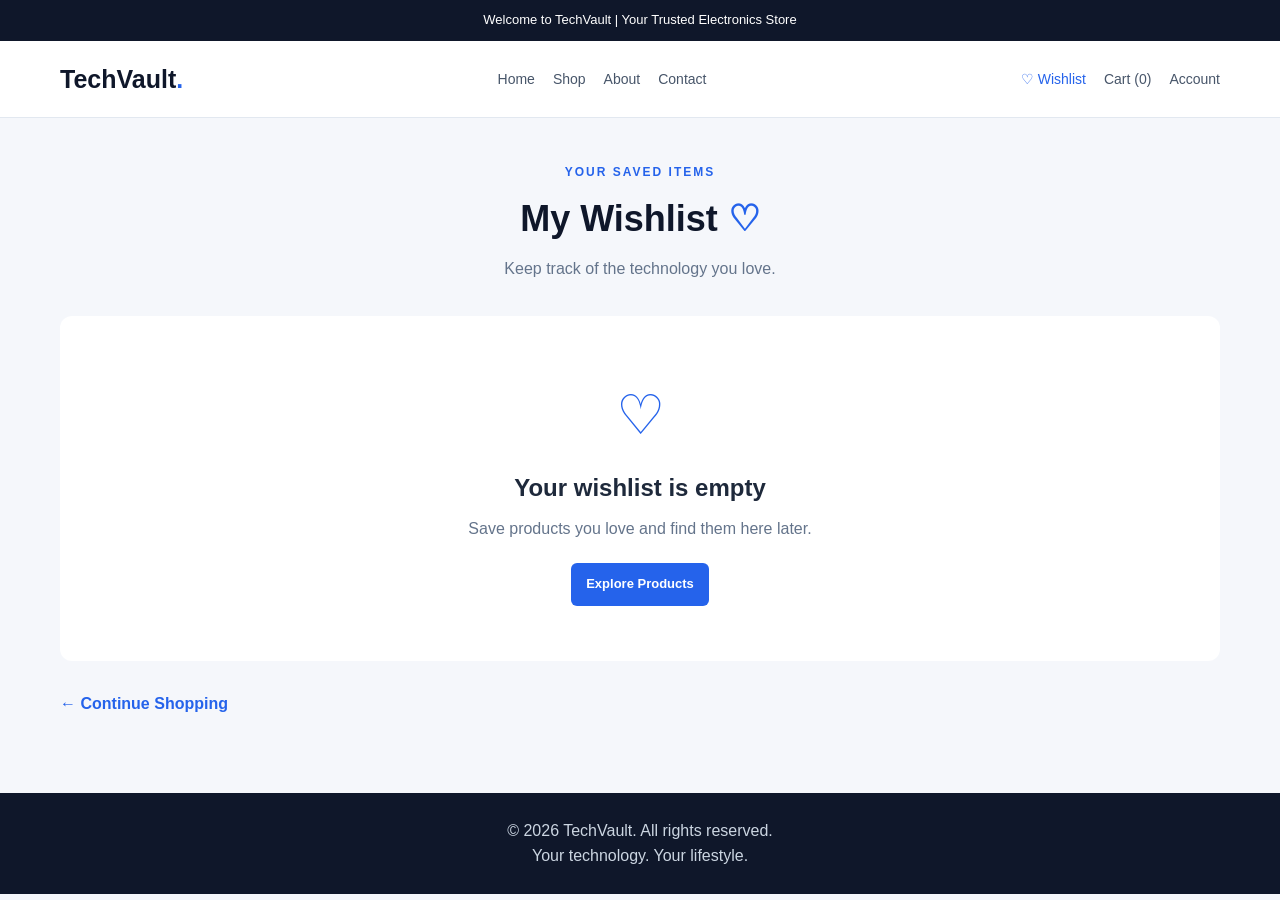
<file: wishlist.html>
<!DOCTYPE html>
<html lang="en">
<head>
    <meta charset="UTF-8">
    <meta name="viewport" content="width=device-width, initial-scale=1.0">

    <title>My Wishlist | TechVault</title>

    <link rel="stylesheet" href="wishlist.css">
    <script src="wishlist.js" defer></script>
</head>
<body>

    <div class="announcement">
        Welcome to TechVault | Your Trusted Electronics Store
    </div>

    <header class="site-header">
        <nav class="navigation">
            <a href="index.html" class="logo">TechVault<span>.</span></a>

            <div class="nav-links">
                <a href="index.html">Home</a>
                <a href="shop.html">Shop</a>
                <a href="index.html#about">About</a>
                <a href="index.html#contact">Contact</a>
            </div>

            <div class="header-actions">
                <a href="wishlist.html" class="active">♡ Wishlist</a>
                <a href="cart.html">Cart (<span id="cartCount">0</span>)</a>
                <a href="login.html">Account</a>
            </div>
        </nav>
    </header>

    <main class="wishlist-page">
        <div class="wishlist-heading">
            <p class="eyebrow">YOUR SAVED ITEMS</p>
            <h1>My Wishlist <span>♡</span></h1>
            <p>Keep track of the technology you love.</p>
        </div>

        <div id="wishlistMessage" class="wishlist-message"
            aria-live="polite"></div>

        <section id="wishlistItems" class="wishlist-grid"></section>

        <div id="emptyWishlist" class="empty-wishlist" hidden>
            <div class="empty-icon">♡</div>
            <h2>Your wishlist is empty</h2>
            <p>Save products you love and find them here later.</p>
            <a href="shop.html" class="btn btn-primary">Explore Products</a>
        </div>

        <div class="wishlist-footer">
            <a href="shop.html" class="continue-shopping">
                ← Continue Shopping
            </a>
        </div>
    </main>

    <footer class="site-footer">
        <p>&copy; 2026 TechVault. All rights reserved.</p>
        <p>Your technology. Your lifestyle.</p>
    </footer>

</body>
</html>
</file>
<file: style.css>
:root {
    --navy: #0b1729;
    --blue: #087bff;
    --blue-dark: #0664d4;
    --light: #f4f7fc;
    --white: #ffffff;
    --text: #18243a;
    --muted: #64748b;
    --border: #e2eaf4;
}

* {
    box-sizing: border-box;
    margin: 0;
    padding: 0;
}

html {
    scroll-behavior: smooth;
}

body {
    font-family: Arial, Helvetica, sans-serif;
    color: var(--text);
    background: var(--white);
    line-height: 1.6;
}

a {
    text-decoration: none;
    color: inherit;
}

button, input {
    font: inherit;
}

button, .btn {
    cursor: pointer;
}

.announcement {
    background: var(--blue);
    color: var(--white);
    text-align: center;
    padding: 8px 12px;
    font-size: 12px;
    font-weight: bold;
    letter-spacing: 1px;
}

.site-header {
    background: var(--navy);
    color: var(--white);
    padding: 18px 5%;
    display: flex;
    align-items: center;
    justify-content: space-between;
    gap: 24px;
}

.logo {
    color: var(--white);
    font-size: 26px;
    font-weight: 800;
    white-space: nowrap;
}

.logo span {
    color: #1685ff;
}

.search-bar {
    display: flex;
    flex: 1;
    max-width: 500px;
    background: var(--white);
    border-radius: 8px;
    overflow: hidden;
}

.search-bar input {
    width: 100%;
    min-width: 0;
    border: none;
    outline: none;
    padding: 12px;
    color: var(--text);
}

.search-bar button {
    background: var(--blue);
    color: var(--white);
    border: none;
    padding: 0 18px;
    font-size: 20px;
}

.header-actions {
    display: flex;
    align-items: center;
    gap: 18px;
    font-size: 13px;
}

.header-actions a:hover,
.navigation a:hover {
    color: var(--blue);
}

.navigation {
    display: flex;
    align-items: center;
    gap: 32px;
    padding: 14px 5%;
    border-bottom: 1px solid var(--border);
    overflow-x: auto;
    white-space: nowrap;
}

.navigation a {
    font-size: 14px;
    font-weight: 600;
}

.navigation .active {
    color: var(--blue);
}

.hero {
    margin: 24px auto;
    width: 92%;
    min-height: 320px;
    padding: 45px;
    display: flex;
    align-items: center;
    justify-content: space-between;
    gap: 25px;
    overflow: hidden;
    border-radius: 16px;
    color: var(--white);
    background: linear-gradient(115deg, #0b1729, #18365d);
}

.hero-content {
    max-width: 520px;
}

.eyebrow {
    color: var(--blue);
    font-size: 12px;
    font-weight: 800;
    letter-spacing: 1.5px;
    margin-bottom: 10px;
}

.hero .eyebrow {
    color: #46a5ff;
}

.hero h1 {
    font-size: clamp(34px, 4vw, 52px);
    line-height: 1.1;
    margin-bottom: 16px;
}

.hero h1 span {
    display: block;
    color: #1685ff;
}

.hero-content > p:not(.eyebrow) {
    color: #d5dfef;
    margin-bottom: 22px;
}

.btn {
    display: inline-block;
    background: var(--blue);
    color: var(--white);
    border: none;
    border-radius: 7px;
    padding: 12px 20px;
    font-weight: 700;
    text-align: center;
    transition: background 0.2s;
}

.btn:hover {
    background: var(--blue-dark);
}

.hero-visual {
    display: flex;
    align-items: center;
    gap: 8px;
}

.device {
    display: grid;
    place-items: center;
    background: #ffffff12;
    border: 1px solid #ffffff25;
    border-radius: 18px;
    padding: 18px;
    font-size: clamp(45px, 6vw, 80px);
}

.device-laptop {
    transform: translateY(15px);
}

.device-phone {
    transform: translateY(-15px);
}

.section {
    width: 92%;
    max-width: 1400px;
    margin: 55px auto;
}

.section-heading {
    display: flex;
    justify-content: space-between;
    align-items: center;
    gap: 15px;
    margin-bottom: 22px;
}

.section-heading h2,
.deal-banner h2 {
    font-size: 28px;
    line-height: 1.25;
}

.section-heading > a {
    color: var(--blue);
    font-size: 14px;
    font-weight: bold;
}

.category-grid {
    display: grid;
    grid-template-columns: repeat(6, minmax(0, 1fr));
    gap: 16px;
}

.category-card {
    background: var(--light);
    border: 1px solid var(--border);
    border-radius: 12px;
    padding: 22px 10px;
    text-align: center;
    transition: transform 0.2s, border-color 0.2s;
}

.category-card:hover {
    transform: translateY(-4px);
    border-color: var(--blue);
}

.category-card span {
    display: block;
    font-size: 34px;
    margin-bottom: 8px;
}

.category-card h3 {
    font-size: 13px;
}

.product-grid {
    display: grid;
    grid-template-columns: repeat(4, minmax(0, 1fr));
    gap: 18px;
}

.product-card {
    position: relative;
    border: 1px solid var(--border);
    border-radius: 12px;
    padding: 16px;
    background: var(--white);
    box-shadow: 0 4px 14px #0b17290a;
    min-width: 0;
}

.product-image {
    height: 145px;
    background: var(--light);
    border-radius: 8px;
    display: grid;
    place-items: center;
    font-size: 65px;
    margin-bottom: 15px;
}

.wishlist-btn {
    position: absolute;
    top: 24px;
    right: 24px;
    width: 34px;
    height: 34px;
    border: 1px solid var(--border);
    border-radius: 50%;
    background: var(--white);
    color: var(--navy);
    font-size: 23px;
}

.wishlist-btn.saved {
    color: #e11d48;
}

.product-category {
    color: var(--muted);
    font-size: 12px;
}

.product-card h3 {
    font-size: 15px;
    margin: 4px 0 7px;
}

.rating {
    color: #f5a623;
    font-size: 13px;
}

.rating span {
    color: var(--muted);
}

.price {
    color: var(--navy);
    font-weight: 800;
    margin: 8px 0 12px;
}

.product-card .btn {
    width: 100%;
    padding: 10px;
    font-size: 13px;
}

.deal-banner {
    display: flex;
    align-items: center;
    justify-content: space-between;
    gap: 20px;
    padding: 35px;
    border-radius: 14px;
    color: var(--white);
    background: linear-gradient(120deg, #0b1729, #164b85);
}

.deal-banner h2 {
    margin-bottom: 12px;
}

.deal-banner p:not(.eyebrow) {
    color: #d5dfef;
    margin-bottom: 18px;
}

.deal-icon {
    font-size: 100px;
    color: #70b5ff;
}

.benefits {
    display: grid;
    grid-template-columns: repeat(3, minmax(0, 1fr));
    gap: 20px;
}

.benefit {
    padding: 22px;
    text-align: center;
    background: var(--light);
    border-radius: 12px;
}

.benefit span {
    font-size: 32px;
}

.benefit h3 {
    margin: 8px 0;
    font-size: 16px;
}

.benefit p {
    color: var(--muted);
    font-size: 13px;
}

.footer {
    background: var(--navy);
    color: var(--white);
    padding: 40px 5% 20px;
    display: grid;
    grid-template-columns: 1fr 1fr 1.5fr;
    gap: 30px;
}

.footer h3 {
    margin-bottom: 12px;
    font-size: 15px;
}

.footer p,
.footer a:not(.logo) {
    display: block;
    color: #c0ccde;
    font-size: 13px;
    margin: 5px 0;
}

.footer .copyright {
    grid-column: 1 / -1;
    border-top: 1px solid #ffffff20;
    padding-top: 16px;
    text-align: center;
}

@media (max-width: 1000px) {
    .site-header {
        flex-wrap: wrap;
    }

    .search-bar {
        order: 3;
        max-width: none;
        flex-basis: 100%;
    }

    .category-grid {
        grid-template-columns: repeat(3, minmax(0, 1fr));
    }

    .product-grid {
        grid-template-columns: repeat(2, minmax(0, 1fr));
    }

    .hero {
        padding: 30px;
    }

    .device {
        font-size: 45px;
        padding: 12px;
    }
}

@media (max-width: 600px) {
    .site-header {
        padding: 16px 4%;
        gap: 12px;
    }

    .logo {
        font-size: 23px;
    }

    .header-actions {
        gap: 10px;
        font-size: 12px;
    }

    .navigation {
        gap: 22px;
        padding: 13px 4%;
    }

    .hero {
        width: 92%;
        padding: 25px 20px;
        flex-direction: column;
        align-items: flex-start;
    }

    .hero-visual {
        align-self: center;
    }

    .section {
        margin: 38px auto;
    }

    .section-heading h2 {
        font-size: 23px;
    }

    .category-grid {
        grid-template-columns: repeat(2, minmax(0, 1fr));
        gap: 10px;
    }

    .product-grid {
        gap: 10px;
    }

    .product-card {
        padding: 10px;
    }

    .product-image {
        height: 110px;
        font-size: 48px;
    }

    .product-card h3 {
        font-size: 13px;
    }

    .deal-banner {
        padding: 24px 20px;
    }

    .deal-icon {
        font-size: 55px;
    }

    .benefits {
        grid-template-columns: 1fr;
    }

    .footer {
        grid-template-columns: 1fr;
        gap: 22px;
    }

    .footer .copyright {
        grid-column: 1;
    }
}


/* ABOUT US */
.about-section {
    padding: 80px 8%;
    background: #ffffff;
}

.about-content {
    max-width: 850px;
    margin: auto;
    text-align: center;
}

.section-label {
    color: #2563eb;
    font-size: 13px;
    font-weight: 700;
    letter-spacing: 2px;
    margin-bottom: 12px;
}

.about-content h2,
.contact-heading h2 {
    color: #0f172a;
    font-size: 36px;
    margin-bottom: 20px;
}

.about-content p:not(.section-label) {
    color: #64748b;
    line-height: 1.8;
    margin-bottom: 18px;
}

.about-button {
    display: inline-block;
    margin-top: 12px;
    padding: 13px 25px;
    background: #2563eb;
    color: white;
    text-decoration: none;
    border-radius: 7px;
    font-weight: 600;
}

/* CONTACT US */
.contact-section {
    padding: 80px 8%;
    background: #f5f7fb;
}

.contact-heading {
    text-align: center;
    margin-bottom: 40px;
}

.contact-heading > p:last-child {
    color: #64748b;
}

.contact-container {
    display: grid;
    grid-template-columns: 1fr 1.2fr;
    gap: 40px;
    max-width: 1050px;
    margin: auto;
    background: white;
    padding: 35px;
    border-radius: 14px;
    box-shadow: 0 8px 30px rgba(15, 23, 42, 0.06);
}

.contact-info h3 {
    color: #0f172a;
    font-size: 24px;
}

.contact-info p {
    color: #64748b;
    line-height: 1.8;
    overflow-wrap: anywhere;
}

.contact-form {
    display: flex;
    flex-direction: column;
    gap: 12px;
}

.contact-form label {
    color: #0f172a;
    font-weight: 600;
}

.contact-form input,
.contact-form textarea {
    width: 100%;
    box-sizing: border-box;
    padding: 13px;
    border: 1px solid #dbe2ea;
    border-radius: 7px;
    font: inherit;
}

.contact-form input:focus,
.contact-form textarea:focus {
    outline: 2px solid #93c5fd;
    border-color: #2563eb;
}

.contact-form button {
    padding: 14px;
    border: none;
    border-radius: 7px;
    background: #2563eb;
    color: white;
    font-weight: 600;
    cursor: pointer;
}

.contact-form button:hover,
.about-button:hover {
    background: #1d4ed8;
}

#contactFeedback {
    color: #0f766e;
    margin: 0;
}

@media (max-width: 700px) {
    .about-section,
    .contact-section {
        padding: 55px 5%;
    }

    .about-content h2,
    .contact-heading h2 {
        font-size: 29px;
    }

    .contact-container {
        grid-template-columns: 1fr;
        padding: 22px;
        gap: 20px;
    }
}
</file>
<file: cart.css>
* {
    margin: 0;
    padding: 0;
    box-sizing: border-box;
}

body {
    font-family: Arial, sans-serif;
    background: #f5f7fb;
    color: #1e293b;
    line-height: 1.6;
}

a {
    text-decoration: none;
    color: inherit;
}

.announcement {
    background: #0f172a;
    color: white;
    text-align: center;
    padding: 10px;
    font-size: 13px;
}

.site-header {
    background: white;
    border-bottom: 1px solid #e2e8f0;
}

.navigation {
    max-width: 1200px;
    margin: auto;
    padding: 18px 20px;
    display: flex;
    justify-content: space-between;
    align-items: center;
    gap: 20px;
    flex-wrap: wrap;
}

.logo {
    font-size: 25px;
    font-weight: bold;
    color: #0f172a;
}

.logo span {
    color: #2563eb;
}

.nav-links,
.header-actions {
    display: flex;
    align-items: center;
    gap: 18px;
    flex-wrap: wrap;
}

.nav-links a,
.header-actions a {
    color: #475569;
    font-size: 14px;
}

.nav-links a:hover,
.header-actions a:hover,
.header-actions .active {
    color: #2563eb;
}

.cart-page {
    max-width: 1200px;
    min-height: 65vh;
    margin: 45px auto;
    padding: 0 20px;
}

.cart-heading {
    text-align: center;
    margin-bottom: 35px;
}

.eyebrow {
    color: #2563eb;
    font-size: 12px;
    font-weight: bold;
    letter-spacing: 2px;
}

.cart-heading h1 {
    font-size: 36px;
    color: #0f172a;
    margin: 8px 0;
}

.cart-heading p:last-child {
    color: #64748b;
}

.cart-layout {
    display: grid;
    grid-template-columns: minmax(0, 1.8fr) minmax(280px, 1fr);
    gap: 28px;
    align-items: start;
}

.cart-products,
.order-summary {
    background: white;
    padding: 25px;
    border-radius: 12px;
    border: 1px solid #e2e8f0;
}

.cart-section-heading {
    display: flex;
    justify-content: space-between;
    align-items: center;
    gap: 15px;
    margin-bottom: 20px;
}

.cart-section-heading h2,
.order-summary h2 {
    font-size: 21px;
}

.cart-section-heading a {
    color: #2563eb;
    font-size: 14px;
    font-weight: bold;
}

.cart-item {
    display: grid;
    grid-template-columns: 90px minmax(0, 1fr) auto;
    gap: 18px;
    align-items: center;
    padding: 20px 0;
    border-bottom: 1px solid #e2e8f0;
}

.cart-item-image {
    width: 90px;
    height: 90px;
    display: flex;
    justify-content: center;
    align-items: center;
    background: #f1f5f9;
    border-radius: 9px;
    font-size: 40px;
}

.cart-item-info h3 {
    font-size: 16px;
    margin-bottom: 5px;
}

.cart-item-price {
    color: #2563eb;
    font-weight: bold;
}

.cart-item-controls {
    display: flex;
    align-items: center;
    gap: 8px;
    margin-top: 10px;
}

.quantity-button {
    width: 30px;
    height: 30px;
    border: 1px solid #cbd5e1;
    border-radius: 5px;
    background: white;
    cursor: pointer;
    font-size: 17px;
}

.quantity-value {
    min-width: 22px;
    text-align: center;
}

.remove-button {
    border: none;
    background: none;
    color: #dc2626;
    cursor: pointer;
    font-size: 13px;
    margin-left: 8px;
}

.cart-item-total {
    font-weight: bold;
    white-space: nowrap;
}

.empty-cart {
    text-align: center;
    padding: 40px 15px;
}

.empty-cart[hidden] {
    display: none;
}

.empty-icon {
    font-size: 48px;
    margin-bottom: 10px;
}

.empty-cart h2 {
    margin-bottom: 8px;
}

.empty-cart p {
    color: #64748b;
    margin-bottom: 20px;
}

.order-summary h2 {
    margin-bottom: 22px;
}

.summary-row {
    display: flex;
    justify-content: space-between;
    gap: 15px;
    margin: 16px 0;
    font-size: 14px;
}

.delivery-note {
    font-size: 12px;
    color: #64748b;
    padding-bottom: 15px;
    border-bottom: 1px solid #e2e8f0;
}

.total-row {
    font-size: 18px;
    font-weight: bold;
    margin: 22px 0;
}

.btn {
    display: inline-block;
    padding: 12px 18px;
    border: none;
    border-radius: 6px;
    text-align: center;
    font-size: 14px;
    font-weight: bold;
    cursor: pointer;
}

.btn-primary {
    background: #2563eb;
    color: white;
}

.btn-primary:hover:not(:disabled) {
    background: #1d4ed8;
}

.btn:disabled {
    opacity: 0.5;
    cursor: not-allowed;
}

.checkout-button {
    width: 100%;
}

.secure-note {
    text-align: center;
    font-size: 12px;
    color: #64748b;
    margin-top: 15px;
}

.cart-message {
    text-align: center;
    color: #15803d;
    margin-bottom: 15px;
}

.site-footer {
    background: #0f172a;
    color: #cbd5e1;
    padding: 25px 20px;
    text-align: center;
    margin-top: 45px;
}

@media (max-width: 850px) {
    .cart-layout {
        grid-template-columns: 1fr;
    }
}

@media (max-width: 600px) {
    .navigation {
        flex-direction: column;
        align-items: flex-start;
    }

    .cart-heading h1 {
        font-size: 29px;
    }

    .cart-products,
    .order-summary {
        padding: 17px;
    }

    .cart-item {
        grid-template-columns: 65px minmax(0, 1fr);
        gap: 12px;
    }

    .cart-item-image {
        width: 65px;
        height: 65px;
        font-size: 30px;
    }

    .cart-item-total {
        grid-column: 2;
    }

    .cart-section-heading {
        align-items: flex-start;
        flex-direction: column;
    }
}
</file>
<file: checkout.css>
* {
    margin: 0;
    padding: 0;
    box-sizing: border-box;
}

body {
    font-family: Arial, sans-serif;
    background: #f5f7fb;
    color: #1e293b;
    line-height: 1.6;
}

a {
    text-decoration: none;
    color: inherit;
}

.announcement {
    background: #0f172a;
    color: white;
    text-align: center;
    padding: 10px;
    font-size: 13px;
}

.site-header {
    background: white;
    border-bottom: 1px solid #e2e8f0;
}

.navigation {
    max-width: 1200px;
    margin: auto;
    padding: 18px 20px;
    display: flex;
    justify-content: space-between;
    align-items: center;
    gap: 20px;
    flex-wrap: wrap;
}

.logo {
    font-size: 25px;
    font-weight: bold;
    color: #0f172a;
}

.logo span {
    color: #2563eb;
}

.nav-links,
.header-actions {
    display: flex;
    align-items: center;
    gap: 18px;
    flex-wrap: wrap;
}

.nav-links a,
.header-actions a {
    color: #475569;
    font-size: 14px;
}

.nav-links a:hover,
.header-actions a:hover {
    color: #2563eb;
}

.checkout-page {
    max-width: 1200px;
    margin: 45px auto;
    padding: 0 20px;
}

.checkout-heading {
    text-align: center;
    margin-bottom: 35px;
}

.eyebrow {
    color: #2563eb;
    font-size: 12px;
    font-weight: bold;
    letter-spacing: 2px;
}

.checkout-heading h1 {
    font-size: 36px;
    color: #0f172a;
    margin: 8px 0;
}

.checkout-heading p:last-child {
    color: #64748b;
}

.checkout-layout {
    display: grid;
    grid-template-columns: minmax(0, 1.6fr) minmax(280px, 1fr);
    gap: 28px;
    align-items: start;
}

.checkout-form-section {
    display: grid;
    gap: 22px;
}

.checkout-card,
.order-summary {
    background: white;
    border: 1px solid #e2e8f0;
    border-radius: 12px;
    padding: 25px;
}

.checkout-card h2,
.order-summary h2 {
    font-size: 20px;
    margin-bottom: 22px;
    color: #0f172a;
}

.form-row {
    display: grid;
    grid-template-columns: 1fr 1fr;
    gap: 18px;
}

.form-group {
    margin-bottom: 18px;
}

.form-group:last-child {
    margin-bottom: 0;
}

.form-group label {
    display: block;
    font-size: 14px;
    font-weight: bold;
    margin-bottom: 7px;
}

.form-group input,
.form-group textarea {
    width: 100%;
    padding: 12px;
    border: 1px solid #cbd5e1;
    border-radius: 6px;
    font-family: inherit;
    font-size: 14px;
    background: white;
    color: #1e293b;
}

.form-group input:focus,
.form-group textarea:focus {
    outline: 2px solid #93c5fd;
    border-color: #2563eb;
}

.form-group textarea {
    resize: vertical;
}

.payment-option {
    display: flex;
    align-items: center;
    gap: 13px;
    padding: 15px;
    border: 1px solid #e2e8f0;
    border-radius: 8px;
    margin-bottom: 12px;
    cursor: pointer;
}

.payment-option:has(input:checked) {
    border-color: #2563eb;
    background: #eff6ff;
}

.payment-option input {
    accent-color: #2563eb;
}

.payment-option span {
    display: flex;
    flex-direction: column;
}

.payment-option small {
    color: #64748b;
    margin-top: 3px;
}

.payment-note,
.secure-note {
    font-size: 12px;
    color: #64748b;
    margin-top: 15px;
}

.checkout-items {
    border-bottom: 1px solid #e2e8f0;
    margin-bottom: 18px;
}

.checkout-item {
    display: flex;
    justify-content: space-between;
    gap: 15px;
    margin-bottom: 15px;
    font-size: 13px;
}

.checkout-item-name {
    flex: 1;
}

.checkout-item-price {
    font-weight: bold;
    white-space: nowrap;
}

.summary-row {
    display: flex;
    justify-content: space-between;
    gap: 15px;
    margin: 16px 0;
    font-size: 14px;
}

.total-row {
    border-top: 1px solid #e2e8f0;
    padding-top: 18px;
    font-size: 19px;
    font-weight: bold;
}

.btn {
    display: block;
    width: 100%;
    padding: 14px;
    border: none;
    border-radius: 7px;
    text-align: center;
    font-size: 14px;
    font-weight: bold;
    cursor: pointer;
}

.btn-primary {
    background: #2563eb;
    color: white;
}

.btn-primary:hover {
    background: #1d4ed8;
}

.btn:disabled {
    opacity: 0.5;
    cursor: not-allowed;
}

.back-to-cart {
    display: block;
    text-align: center;
    color: #2563eb;
    font-size: 14px;
    margin-top: 18px;
}

.checkout-message {
    text-align: center;
    color: #b91c1c;
    margin-bottom: 18px;
}

.site-footer {
    background: #0f172a;
    color: #cbd5e1;
    padding: 25px 20px;
    text-align: center;
    margin-top: 45px;
}

@media (max-width: 850px) {
    .checkout-layout {
        grid-template-columns: 1fr;
    }
}

@media (max-width: 600px) {
    .navigation {
        flex-direction: column;
        align-items: flex-start;
    }

    .checkout-heading h1 {
        font-size: 29px;
    }

    .checkout-card,
    .order-summary {
        padding: 18px;
    }

    .form-row {
        grid-template-columns: 1fr;
        gap: 0;
    }
}
</file>
<file: login.css>
/* ==========================================================
   TechVault | Account page (login.css)
   ========================================================== */

:root {
    --bg: #f4f6fb;
    --surface: #ffffff;
    --text: #111827;
    --muted: #6b7280;
    --border: #e2e6ef;
    --primary: #4f46e5;
    --primary-dark: #4338ca;
    --accent: #06b6d4;
    --dark: #0b1020;
    --success: #15803d;
    --danger: #dc2626;
    --radius: 14px;
    --shadow: 0 20px 50px rgba(17, 24, 39, 0.1);
}

*,
*::before,
*::after {
    box-sizing: border-box;
    margin: 0;
    padding: 0;
}

html {
    scroll-behavior: smooth;
}

body {
    min-height: 100vh;
    display: flex;
    flex-direction: column;
    font-family: "Segoe UI", system-ui, -apple-system, Roboto, Arial, sans-serif;
    background: var(--bg);
    color: var(--text);
    line-height: 1.5;
}

a {
    color: inherit;
    text-decoration: none;
}

[hidden] {
    display: none !important;
}

/* ---------- Announcement bar ---------- */

.announcement {
    background: var(--dark);
    color: #e5e7eb;
    text-align: center;
    font-size: 0.75rem;
    font-weight: 600;
    letter-spacing: 0.12em;
    padding: 0.55rem 1rem;
}

/* ---------- Header / Navigation ---------- */

.site-header {
    position: sticky;
    top: 0;
    z-index: 100;
    background: rgba(255, 255, 255, 0.92);
    backdrop-filter: blur(10px);
    border-bottom: 1px solid var(--border);
}

.navigation {
    max-width: 1200px;
    margin: 0 auto;
    padding: 1rem 1.5rem;
    display: flex;
    align-items: center;
    justify-content: space-between;
    gap: 1.5rem;
}

.logo {
    font-size: 1.5rem;
    font-weight: 800;
    letter-spacing: -0.02em;
}

.logo span {
    color: var(--primary);
}

.nav-links {
    display: flex;
    align-items: center;
    gap: 1.75rem;
}

.nav-links a,
.header-actions a {
    position: relative;
    font-size: 0.95rem;
    font-weight: 500;
    color: var(--muted);
    transition: color 0.2s ease;
}

.nav-links a::after {
    content: "";
    position: absolute;
    left: 0;
    bottom: -6px;
    width: 0;
    height: 2px;
    background: var(--primary);
    transition: width 0.25s ease;
}

.nav-links a:hover,
.header-actions a:hover {
    color: var(--text);
}

.nav-links a:hover::after {
    width: 100%;
}

.header-actions a.active {
    color: #fff;
    background: var(--primary);
    padding: 0.5rem 1.1rem;
    border-radius: 999px;
    font-weight: 600;
}

.header-actions a.active:hover {
    background: var(--primary-dark);
}

/* ---------- Account page ---------- */

.account-page {
    flex: 1;
    display: flex;
    align-items: center;
    justify-content: center;
    padding: 3rem 1.25rem;
    background:
        radial-gradient(circle at 15% 20%, rgba(79, 70, 229, 0.12), transparent 40%),
        radial-gradient(circle at 85% 80%, rgba(6, 182, 212, 0.12), transparent 40%),
        var(--bg);
}

.account-card {
    width: 100%;
    max-width: 440px;
    background: var(--surface);
    border: 1px solid var(--border);
    border-radius: 20px;
    box-shadow: var(--shadow);
    padding: 2.25rem 2rem;
}

/* ---------- Brand block ---------- */

.account-brand {
    text-align: center;
    margin-bottom: 1.75rem;
}

.account-icon {
    width: 60px;
    height: 60px;
    margin: 0 auto 1rem;
    display: grid;
    place-items: center;
    font-size: 1.8rem;
    color: #fff;
    background: linear-gradient(135deg, var(--primary), var(--accent));
    border-radius: 18px;
    box-shadow: 0 10px 24px rgba(79, 70, 229, 0.35);
}

.account-brand h1 {
    font-size: 1.5rem;
    font-weight: 700;
    letter-spacing: -0.01em;
}

.account-brand p {
    margin-top: 0.35rem;
    font-size: 0.92rem;
    color: var(--muted);
}

/* ---------- Tabs ---------- */

.account-tabs {
    display: grid;
    grid-template-columns: 1fr 1fr;
    gap: 0.25rem;
    padding: 0.3rem;
    margin-bottom: 1.5rem;
    background: var(--bg);
    border-radius: 12px;
}

.tab-button {
    border: none;
    background: transparent;
    padding: 0.7rem 0.5rem;
    font: inherit;
    font-size: 0.92rem;
    font-weight: 600;
    color: var(--muted);
    border-radius: 9px;
    cursor: pointer;
    transition: background 0.2s ease, color 0.2s ease, box-shadow 0.2s ease;
}

.tab-button:hover {
    color: var(--text);
}

.tab-button.active {
    background: var(--surface);
    color: var(--primary);
    box-shadow: 0 2px 8px rgba(17, 24, 39, 0.1);
}

/* ---------- Forms ---------- */

form {
    display: flex;
    flex-direction: column;
    gap: 1.1rem;
    animation: fadeIn 0.3s ease;
}

.form-group {
    display: flex;
    flex-direction: column;
    gap: 0.4rem;
}

.form-group label {
    font-size: 0.85rem;
    font-weight: 600;
    color: var(--text);
}

.form-group input {
    width: 100%;
    padding: 0.8rem 1rem;
    font: inherit;
    font-size: 0.95rem;
    color: var(--text);
    background: #fff;
    border: 1.5px solid var(--border);
    border-radius: 10px;
    outline: none;
    transition: border-color 0.2s ease, box-shadow 0.2s ease;
}

.form-group input::placeholder {
    color: #9ca3af;
}

.form-group input:hover {
    border-color: #c9cfdd;
}

.form-group input:focus {
    border-color: var(--primary);
    box-shadow: 0 0 0 4px rgba(79, 70, 229, 0.15);
}

.form-group input:user-invalid {
    border-color: var(--danger);
}

.account-submit {
    margin-top: 0.4rem;
    padding: 0.9rem 1rem;
    border: none;
    border-radius: 10px;
    font: inherit;
    font-size: 1rem;
    font-weight: 700;
    color: #fff;
    background: linear-gradient(135deg, var(--primary), var(--primary-dark));
    cursor: pointer;
    box-shadow: 0 8px 18px rgba(79, 70, 229, 0.3);
    transition: transform 0.15s ease, box-shadow 0.2s ease, filter 0.2s ease;
}

.account-submit:hover {
    transform: translateY(-2px);
    box-shadow: 0 12px 24px rgba(79, 70, 229, 0.4);
    filter: brightness(1.05);
}

.account-submit:active {
    transform: translateY(0);
}

.account-submit:focus-visible,
.tab-button:focus-visible {
    outline: 3px solid rgba(79, 70, 229, 0.4);
    outline-offset: 2px;
}

/* ---------- Messages (add .success or .error from JS) ---------- */

.form-message {
    min-height: 1.2rem;
    text-align: center;
    font-size: 0.88rem;
    font-weight: 500;
    color: var(--muted);
}

.form-message.success {
    color: var(--success);
}

.form-message.error {
    color: var(--danger);
}

.account-note {
    margin-top: 1.5rem;
    text-align: center;
    font-size: 0.78rem;
    color: var(--muted);
}

/* ---------- Footer ---------- */

.site-footer {
    background: var(--dark);
    color: #9ca3af;
    text-align: center;
    font-size: 0.85rem;
    padding: 1.75rem 1rem;
}

.site-footer p + p {
    margin-top: 0.25rem;
    color: #6b7280;
}

/* ---------- Animation ---------- */

@keyframes fadeIn {
    from {
        opacity: 0;
        transform: translateY(6px);
    }
    to {
        opacity: 1;
        transform: translateY(0);
    }
}

/* ---------- Responsive ---------- */

@media (max-width: 720px) {
    .navigation {
        flex-wrap: wrap;
        justify-content: center;
        gap: 0.9rem;
    }

    .nav-links {
        order: 3;
        width: 100%;
        justify-content: center;
        gap: 1.25rem;
        flex-wrap: wrap;
    }
}

@media (max-width: 480px) {
    .account-page {
        padding: 1.5rem 1rem;
    }

    .account-card {
        padding: 1.75rem 1.25rem;
        border-radius: 16px;
    }

    .announcement {
        font-size: 0.68rem;
        letter-spacing: 0.06em;
    }
}

@media (prefers-reduced-motion: reduce) {
    * {
        animation: none !important;
        transition: none !important;
    }
}
</file>
<file: order-confirmation.css>
/* =========================
   GENERAL STYLING
========================= */

* {
    margin: 0;
    padding: 0;
    box-sizing: border-box;
}

body {
    font-family: Arial, Helvetica, sans-serif;
    background: #f5f7fb;
    color: #1e293b;
    line-height: 1.6;
}

a {
    text-decoration: none;
    color: inherit;
}

button {
    font-family: inherit;
}

/* =========================
   ANNOUNCEMENT BAR
========================= */

.announcement {
    background: #0f172a;
    color: #ffffff;
    text-align: center;
    padding: 11px 15px;
    font-size: 13px;
    font-weight: 600;
    letter-spacing: 1px;
}

/* =========================
   HEADER AND NAVIGATION
========================= */

.site-header {
    background: #ffffff;
    box-shadow: 0 3px 12px rgba(15, 23, 42, 0.06);
    position: relative;
    z-index: 10;
}

.navigation {
    max-width: 1200px;
    margin: 0 auto;
    padding: 18px 24px;
    display: flex;
    justify-content: space-between;
    align-items: center;
    gap: 25px;
}

.logo {
    font-size: 27px;
    font-weight: 800;
    color: #0f172a;
    white-space: nowrap;
}

.logo span {
    color: #2563eb;
}

.nav-links,
.header-actions {
    display: flex;
    align-items: center;
    justify-content: center;
    gap: 20px;
}

.nav-links a,
.header-actions a {
    font-size: 14px;
    font-weight: 500;
    color: #475569;
    transition: color 0.2s ease;
    white-space: nowrap;
}

.nav-links a:hover,
.header-actions a:hover {
    color: #2563eb;
}

#cartCount {
    color: #2563eb;
    font-weight: 700;
}

/* =========================
   MAIN CONFIRMATION SECTION
========================= */

.confirmation-page {
    min-height: 75vh;
    padding: 55px 20px;
}

.confirmation-card {
    width: 100%;
    max-width: 820px;
    margin: 0 auto;
    padding: 40px;
    background: #ffffff;
    border: 1px solid #e2e8f0;
    border-radius: 16px;
    box-shadow: 0 10px 35px rgba(15, 23, 42, 0.07);
}

/* Success icon */

.success-icon {
    width: 68px;
    height: 68px;
    margin: 0 auto 18px;
    display: flex;
    align-items: center;
    justify-content: center;
    border-radius: 50%;
    background: #dcfce7;
    color: #15803d;
    font-size: 38px;
    font-weight: bold;
}

/* Heading and introduction */

.eyebrow {
    text-align: center;
    color: #2563eb;
    font-size: 12px;
    font-weight: 700;
    letter-spacing: 2px;
}

.confirmation-card > h1 {
    margin: 8px 0 12px;
    text-align: center;
    color: #0f172a;
    font-size: 30px;
    line-height: 1.3;
}

.confirmation-intro {
    max-width: 550px;
    margin: 0 auto 25px;
    text-align: center;
    color: #64748b;
    font-size: 15px;
}

/* Confirmation message */

.confirmation-message {
    margin: 15px 0;
    padding: 10px;
    border-radius: 7px;
    text-align: center;
    color: #166534;
    font-size: 14px;
    overflow-wrap: anywhere;
}

/* =========================
   ORDER NUMBER
========================= */

.order-number-box {
    padding: 20px;
    margin: 20px 0 28px;
    background: #eff6ff;
    border: 1px solid #bfdbfe;
    border-radius: 10px;
    text-align: center;
}

.order-number-box span {
    display: block;
    margin-bottom: 5px;
    color: #64748b;
    font-size: 13px;
}

.order-number-box strong {
    display: block;
    color: #1d4ed8;
    font-size: 23px;
    overflow-wrap: anywhere;
}

/* =========================
   CUSTOMER INFORMATION
========================= */

.order-information {
    padding: 20px 0;
    border-bottom: 1px solid #e2e8f0;
}

.order-information h2,
.ordered-products h2 {
    margin-bottom: 16px;
    color: #0f172a;
    font-size: 20px;
}

.order-information p {
    display: flex;
    align-items: flex-start;
    gap: 8px;
    margin: 11px 0;
    font-size: 14px;
    overflow-wrap: anywhere;
}

.order-information p strong {
    min-width: 145px;
    color: #334155;
}

.order-information p span {
    overflow-wrap: anywhere;
}

/* Order status */

.status-badge {
    display: inline-block;
    padding: 4px 12px;
    background: #fef3c7;
    color: #92400e;
    border-radius: 20px;
    font-size: 12px;
    font-weight: 700;
}

/* =========================
   ORDERED PRODUCTS
========================= */

.ordered-products {
    padding: 24px 0;
    border-bottom: 1px solid #e2e8f0;
}

#confirmedItems {
    width: 100%;
}

.confirmed-item {
    display: flex;
    justify-content: space-between;
    align-items: center;
    gap: 20px;
    padding: 14px 0;
    border-bottom: 1px solid #f1f5f9;
}

.confirmed-item:last-child {
    border-bottom: none;
}

.confirmed-item-name {
    color: #1e293b;
    font-size: 14px;
    font-weight: 700;
}

.confirmed-item small {
    display: block;
    margin-top: 4px;
    color: #64748b;
    font-size: 13px;
}

.confirmed-item-total {
    color: #0f172a;
    font-size: 14px;
    font-weight: 700;
    white-space: nowrap;
}

/* =========================
   ORDER SUMMARY
========================= */

.confirmation-summary {
    padding: 22px 0;
}

.summary-row {
    display: flex;
    justify-content: space-between;
    align-items: center;
    gap: 15px;
    padding: 9px 0;
    color: #475569;
    font-size: 14px;
}

.summary-row span:last-child {
    text-align: right;
    white-space: nowrap;
}

.total-row {
    margin-top: 12px;
    padding-top: 18px;
    border-top: 1px solid #e2e8f0;
    color: #0f172a;
    font-size: 19px;
    font-weight: 800;
}

.payment-disclaimer {
    margin-top: 15px;
    padding: 12px;
    background: #f8fafc;
    border-radius: 7px;
    color: #64748b;
    font-size: 13px;
}

/* =========================
   NO ORDER MESSAGE
========================= */

#noOrder {
    padding: 25px 10px;
    text-align: center;
}

#noOrder h2 {
    margin-bottom: 8px;
    color: #0f172a;
    font-size: 21px;
}

#noOrder p {
    color: #64748b;
    font-size: 14px;
}

/* =========================
   ACTION BUTTONS
========================= */

.confirmation-actions {
    display: flex;
    justify-content: center;
    align-items: center;
    gap: 14px;
    margin-top: 25px;
    flex-wrap: wrap;
}

.btn {
    display: inline-flex;
    justify-content: center;
    align-items: center;
    min-height: 46px;
    padding: 12px 22px;
    border: 1px solid transparent;
    border-radius: 7px;
    font-size: 14px;
    font-weight: 700;
    text-align: center;
    cursor: pointer;
    transition: background 0.2s ease,
                transform 0.2s ease;
}

.btn:hover {
    transform: translateY(-2px);
}

.btn-primary {
    background: #2563eb;
    color: #ffffff;
}

.btn-primary:hover {
    background: #1d4ed8;
}

.btn-secondary {
    background: #ffffff;
    color: #334155;
    border-color: #cbd5e1;
}

.btn-secondary:hover {
    background: #f1f5f9;
}

/* =========================
   FOOTER
========================= */

.site-footer {
    padding: 25px 15px;
    background: #0f172a;
    color: #cbd5e1;
    text-align: center;
    font-size: 13px;
}

.site-footer p + p {
    margin-top: 5px;
    color: #94a3b8;
}

/* =========================
   TABLET RESPONSIVENESS
========================= */

@media (max-width: 1000px) {
    .navigation {
        flex-wrap: wrap;
        justify-content: center;
    }

    .nav-links,
    .header-actions {
        flex-wrap: wrap;
        gap: 15px;
    }
}

/* =========================
   MOBILE RESPONSIVENESS
========================= */

@media (max-width: 600px) {
    .announcement {
        font-size: 11px;
        letter-spacing: 0.5px;
    }

    .navigation {
        flex-direction: column;
        padding: 16px 12px;
        gap: 15px;
    }

    .logo {
        font-size: 25px;
    }

    .nav-links,
    .header-actions {
        width: 100%;
        gap: 12px;
        flex-wrap: wrap;
    }

    .nav-links a,
    .header-actions a {
        font-size: 13px;
    }

    .confirmation-page {
        padding: 25px 12px;
    }

    .confirmation-card {
        padding: 25px 16px;
        border-radius: 12px;
    }

    .success-icon {
        width: 58px;
        height: 58px;
        font-size: 32px;
    }

    .confirmation-card > h1 {
        font-size: 25px;
    }

    .confirmation-intro {
        font-size: 14px;
    }

    .order-number-box {
        padding: 16px 10px;
    }

    .order-number-box strong {
        font-size: 19px;
    }

    .order-information h2,
    .ordered-products h2 {
        font-size: 18px;
    }

    .order-information p {
        flex-direction: column;
        gap: 2px;
    }

    .order-information p strong {
        min-width: 0;
    }

    .confirmed-item {
        gap: 10px;
    }

    .confirmed-item-name,
    .confirmed-item-total {
        font-size: 13px;
    }

    .total-row {
        font-size: 17px;
    }

    .confirmation-actions {
        flex-direction: column;
        align-items: stretch;
    }

    .btn {
        width: 100%;
    }
}

/* =========================
   PRINT ORDER
========================= */

@media print {
    body {
        background: #ffffff;
        color: #000000;
    }

    .announcement,
    .site-header,
    .site-footer,
    .confirmation-actions {
        display: none !important;
    }

    .confirmation-page {
        min-height: auto;
        padding: 0;
    }

    .confirmation-card {
        max-width: 100%;
        padding: 15px;
        border: none;
        border-radius: 0;
        box-shadow: none;
    }

    .order-number-box {
        background: #ffffff;
    }

    .payment-disclaimer {
        background: #ffffff;
        border: 1px solid #dddddd;
    }

    .confirmed-item,
    .order-information,
    .ordered-products,
    .confirmation-summary {
        break-inside: avoid;
    }
}
</file>
<file: product-details.css>
* {
    margin: 0;
    padding: 0;
    box-sizing: border-box;
}

body {
    font-family: Arial, sans-serif;
    background: #f5f7fb;
    color: #1e293b;
    line-height: 1.6;
}

a {
    text-decoration: none;
    color: inherit;
}

.announcement {
    background: #0f172a;
    color: #ffffff;
    text-align: center;
    padding: 10px;
    font-size: 13px;
}

.site-header {
    background: #ffffff;
    border-bottom: 1px solid #e2e8f0;
}

.navigation {
    max-width: 1200px;
    margin: auto;
    padding: 18px 20px;
    display: flex;
    align-items: center;
    justify-content: space-between;
    gap: 20px;
    flex-wrap: wrap;
}

.logo {
    font-size: 25px;
    font-weight: bold;
    color: #0f172a;
}

.logo span {
    color: #2563eb;
}

.nav-links,
.header-actions {
    display: flex;
    align-items: center;
    gap: 18px;
    flex-wrap: wrap;
}

.nav-links a,
.header-actions a {
    font-size: 14px;
    color: #475569;
}

.nav-links a:hover,
.header-actions a:hover {
    color: #2563eb;
}

.product-details {
    max-width: 1200px;
    margin: 35px auto;
    padding: 0 20px;
}

.breadcrumb {
    margin-bottom: 25px;
    color: #64748b;
    font-size: 14px;
}

.product-layout {
    display: grid;
    grid-template-columns: 1fr 1fr;
    gap: 40px;
    background: #ffffff;
    padding: 35px;
    border-radius: 14px;
    box-shadow: 0 5px 20px rgba(15, 23, 42, 0.06);
}

.product-image {
    min-height: 350px;
    display: flex;
    align-items: center;
    justify-content: center;
    background: #f1f5f9;
    border-radius: 12px;
    font-size: 120px;
}

.product-info h1 {
    font-size: 32px;
    line-height: 1.3;
    margin: 12px 0;
    color: #0f172a;
}

.product-category {
    color: #2563eb;
    font-size: 13px;
    font-weight: bold;
    text-transform: uppercase;
}

.product-rating {
    color: #d97706;
    margin: 12px 0;
}

.product-price {
    font-size: 28px;
    font-weight: bold;
    color: #2563eb;
    margin: 15px 0;
}

.product-description {
    color: #64748b;
    margin-bottom: 18px;
}

.stock-status {
    margin-bottom: 20px;
    font-weight: bold;
    color: #15803d;
}

.quantity-control {
    display: flex;
    align-items: center;
    gap: 15px;
    margin: 20px 0;
}

.quantity-control button {
    width: 38px;
    height: 38px;
    border: 1px solid #cbd5e1;
    background: #ffffff;
    border-radius: 6px;
    cursor: pointer;
    font-size: 20px;
}

.quantity-control input {
    width: 60px;
    height: 38px;
    text-align: center;
    border: 1px solid #cbd5e1;
    border-radius: 6px;
    font-size: 16px;
}

.product-buttons {
    display: flex;
    gap: 12px;
    flex-wrap: wrap;
    margin: 20px 0;
}

.btn {
    padding: 13px 20px;
    border: none;
    border-radius: 7px;
    cursor: pointer;
    font-weight: bold;
    font-size: 14px;
}

.btn-primary {
    background: #2563eb;
    color: #ffffff;
}

.btn-primary:hover {
    background: #1d4ed8;
}

.btn-secondary {
    background: #e2e8f0;
    color: #0f172a;
}

.btn-secondary:hover {
    background: #cbd5e1;
}

.details-message {
    margin: 12px 0;
    color: #15803d;
    font-size: 14px;
}

.specifications {
    margin-top: 35px;
    background: #ffffff;
    padding: 25px;
    border-radius: 12px;
}

.specifications h2 {
    margin-bottom: 15px;
    font-size: 22px;
}

.specification-table {
    width: 100%;
    border-collapse: collapse;
}

.specification-table td,
.specification-table th {
    padding: 13px;
    border-bottom: 1px solid #e2e8f0;
    text-align: left;
}

.specification-table th {
    width: 35%;
    color: #475569;
}

.site-footer {
    margin-top: 50px;
    padding: 25px 20px;
    text-align: center;
    background: #0f172a;
    color: #cbd5e1;
}

@media (max-width: 768px) {
    .navigation {
        flex-direction: column;
        align-items: flex-start;
    }

    .product-layout {
        grid-template-columns: 1fr;
        padding: 20px;
        gap: 25px;
    }

    .product-image {
        min-height: 250px;
        font-size: 90px;
    }

    .product-info h1 {
        font-size: 26px;
    }

    .product-price {
        font-size: 24px;
    }
}
</file>
<file: shop.css>
:root {
    --navy: #0b1729;
    --blue: #087bff;
    --blue-dark: #0664d4;
    --light: #f4f7fc;
    --white: #ffffff;
    --text: #18243a;
    --muted: #64748b;
    --border: #e2eaf4;
}

* {
    box-sizing: border-box;
    margin: 0;
    padding: 0;
}

body {
    font-family: Arial, Helvetica, sans-serif;
    color: var(--text);
    background: #fff;
    line-height: 1.6;
}

a {
    color: inherit;
    text-decoration: none;
}

button, input, select {
    font: inherit;
}

button {
    cursor: pointer;
}

.announcement {
    padding: 8px 12px;
    text-align: center;
    background: var(--blue);
    color: #fff;
    font-size: 12px;
    font-weight: bold;
    letter-spacing: 1px;
}

.site-header {
    display: flex;
    align-items: center;
    justify-content: space-between;
    gap: 22px;
    padding: 18px 5%;
    background: var(--navy);
    color: #fff;
}

.logo {
    color: #fff;
    font-size: 26px;
    font-weight: 800;
    white-space: nowrap;
}

.logo span {
    color: #1685ff;
}

.search-bar {
    display: flex;
    flex: 1;
    max-width: 500px;
    overflow: hidden;
    border-radius: 8px;
    background: #fff;
}

.search-bar input {
    width: 100%;
    min-width: 0;
    padding: 12px;
    border: 0;
    outline: none;
}

.search-bar button {
    padding: 0 18px;
    border: 0;
    background: var(--blue);
    color: #fff;
    font-size: 20px;
}

.header-actions {
    display: flex;
    flex-wrap: wrap;
    gap: 15px;
    font-size: 13px;
}

.navigation {
    display: flex;
    gap: 30px;
    padding: 14px 5%;
    overflow-x: auto;
    white-space: nowrap;
    border-bottom: 1px solid var(--border);
}

.navigation a {
    font-size: 14px;
    font-weight: bold;
}

.navigation .active {
    color: var(--blue);
}

.shop-container {
    width: 92%;
    max-width: 1400px;
    margin: 35px auto 60px;
}

.shop-heading {
    display: flex;
    align-items: center;
    justify-content: space-between;
    gap: 20px;
    padding: 28px;
    margin-bottom: 30px;
    border-radius: 14px;
    background: linear-gradient(120deg, #edf5ff, #f8faff);
}

.eyebrow {
    margin-bottom: 7px;
    color: var(--blue);
    font-size: 12px;
    font-weight: bold;
    letter-spacing: 1.3px;
}

.shop-heading h1 {
    font-size: clamp(28px, 4vw, 40px);
    line-height: 1.2;
}

.shop-heading p:not(.eyebrow) {
    margin-top: 8px;
    color: var(--muted);
}

.shop-highlight {
    padding: 15px 20px;
    border-radius: 9px;
    background: var(--navy);
    color: #fff;
    font-weight: bold;
    white-space: nowrap;
}

.shop-layout {
    display: grid;
    grid-template-columns: 245px minmax(0, 1fr);
    gap: 28px;
    align-items: start;
}

.filters {
    padding: 20px;
    border: 1px solid var(--border);
    border-radius: 12px;
    background: #fff;
}

.filter-heading {
    display: flex;
    justify-content: space-between;
    align-items: center;
    gap: 10px;
    padding-bottom: 15px;
    border-bottom: 1px solid var(--border);
}

.filter-heading h2 {
    font-size: 19px;
}

.filter-heading button {
    border: 0;
    background: transparent;
    color: var(--blue);
}

.filter-group {
    display: flex;
    flex-direction: column;
    gap: 11px;
    padding: 18px 0;
    border-bottom: 1px solid var(--border);
}

.filter-group h3 {
    font-size: 14px;
}

.filter-group label {
    display: flex;
    align-items: center;
    gap: 9px;
    color: var(--muted);
    font-size: 13px;
}

.filter-group input[type="checkbox"] {
    accent-color: var(--blue);
}

.filter-group input[type="range"] {
    width: 100%;
    accent-color: var(--blue);
}

.filter-group p {
    color: var(--muted);
    font-size: 12px;
}

.filter-group strong {
    color: var(--text);
}

.apply-filter {
    width: 100%;
    padding: 11px;
    margin-top: 18px;
    border: 0;
    border-radius: 7px;
    background: var(--blue);
    color: #fff;
    font-weight: bold;
}

.shop-toolbar {
    display: flex;
    justify-content: space-between;
    align-items: center;
    gap: 15px;
    margin-bottom: 22px;
}

.shop-toolbar h2 {
    font-size: 23px;
}

.shop-toolbar p {
    color: var(--muted);
    font-size: 13px;
}

.shop-toolbar select {
    max-width: 100%;
    padding: 11px;
    border: 1px solid var(--border);
    border-radius: 7px;
    background: #fff;
    color: var(--text);
}

.product-grid {
    display: grid;
    grid-template-columns: repeat(3, minmax(0, 1fr));
    gap: 18px;
}

.product-card {
    position: relative;
    min-width: 0;
    padding: 14px;
    border: 1px solid var(--border);
    border-radius: 12px;
    background: #fff;
    box-shadow: 0 4px 14px #0b17290a;
    transition: transform 0.2s, box-shadow 0.2s;
}

.product-card:hover {
    transform: translateY(-3px);
    box-shadow: 0 8px 20px #0b172915;
}

.product-image {
    display: grid;
    place-items: center;
    height: 140px;
    margin-bottom: 14px;
    border-radius: 8px;
    background: var(--light);
    font-size: 62px;
}

.wishlist-btn {
    position: absolute;
    top: 22px;
    right: 22px;
    width: 34px;
    height: 34px;
    border: 1px solid var(--border);
    border-radius: 50%;
    background: #fff;
    color: var(--navy);
    font-size: 22px;
}

.wishlist-btn.saved {
    color: #e11d48;
}

.product-category {
    color: var(--muted);
    font-size: 12px;
}

.product-card h3 {
    margin: 5px 0;
    font-size: 15px;
    line-height: 1.4;
}

.rating {
    color: #f5a623;
    font-size: 12px;
}

.rating span {
    color: var(--muted);
}

.price {
    margin: 8px 0 4px;
    font-size: 16px;
    font-weight: 800;
}

.stock {
    margin-bottom: 10px;
    color: #15803d;
    font-size: 12px;
}

.details-link {
    display: block;
    margin-bottom: 9px;
    color: var(--blue);
    font-size: 13px;
    font-weight: bold;
}

.btn {
    display: block;
    width: 100%;
    padding: 10px;
    border: 0;
    border-radius: 7px;
    background: var(--blue);
    color: #fff;
    font-weight: bold;
    font-size: 13px;
    text-align: center;
}

.btn:hover,
.apply-filter:hover {
    background: var(--blue-dark);
}

#noProducts {
    padding: 35px 10px;
    color: var(--muted);
    text-align: center;
}

.footer {
    display: grid;
    grid-template-columns: 1fr 1fr 1.5fr;
    gap: 30px;
    padding: 40px 5% 20px;
    background: var(--navy);
    color: #fff;
}

.footer h3 {
    margin-bottom: 12px;
    font-size: 15px;
}

.footer p,
.footer a:not(.logo) {
    display: block;
    margin: 5px 0;
    color: #c0ccde;
    font-size: 13px;
}

.footer .copyright {
    grid-column: 1 / -1;
    padding-top: 16px;
    border-top: 1px solid #ffffff20;
    text-align: center;
}

@media (max-width: 1050px) {
    .site-header {
        flex-wrap: wrap;
    }

    .search-bar {
        order: 3;
        max-width: none;
        flex-basis: 100%;
    }

    .shop-layout {
        grid-template-columns: 210px minmax(0, 1fr);
        gap: 16px;
    }

    .product-grid {
        grid-template-columns: repeat(2, minmax(0, 1fr));
    }
}

@media (max-width: 650px) {
    .site-header {
        padding: 15px 4%;
        gap: 12px;
    }

    .logo {
        font-size: 23px;
    }

    .header-actions {
        gap: 10px;
        font-size: 12px;
    }

    .navigation {
        gap: 22px;
        padding: 13px 4%;
    }

    .shop-heading {
        align-items: flex-start;
        flex-direction: column;
        padding: 22px;
    }

    .shop-highlight {
        white-space: normal;
    }

    .shop-layout {
        grid-template-columns: 1fr;
    }

    .filters {
        padding: 16px;
    }

    .shop-toolbar {
        align-items: flex-start;
        flex-direction: column;
    }

    .shop-toolbar select {
        width: 100%;
    }

    .product-grid {
        gap: 10px;
    }

    .product-card {
        padding: 10px;
    }

    .product-image {
        height: 105px;
        font-size: 45px;
    }

    .product-card h3 {
        font-size: 13px;
    }

    .footer {
        grid-template-columns: 1fr;
        gap: 22px;
    }

    .footer .copyright {
        grid-column: 1;
    }
}
</file>
<file: wishlist.css>
* {
    margin: 0;
    padding: 0;
    box-sizing: border-box;
}

body {
    font-family: Arial, sans-serif;
    background: #f5f7fb;
    color: #1e293b;
    line-height: 1.6;
}

a {
    text-decoration: none;
    color: inherit;
}

.announcement {
    background: #0f172a;
    color: white;
    text-align: center;
    padding: 10px;
    font-size: 13px;
}

.site-header {
    background: white;
    border-bottom: 1px solid #e2e8f0;
}

.navigation {
    max-width: 1200px;
    margin: auto;
    padding: 18px 20px;
    display: flex;
    justify-content: space-between;
    align-items: center;
    gap: 20px;
    flex-wrap: wrap;
}

.logo {
    font-size: 25px;
    font-weight: bold;
    color: #0f172a;
}

.logo span,
.wishlist-heading h1 span {
    color: #2563eb;
}

.nav-links,
.header-actions {
    display: flex;
    align-items: center;
    gap: 18px;
    flex-wrap: wrap;
}

.nav-links a,
.header-actions a {
    color: #475569;
    font-size: 14px;
}

.nav-links a:hover,
.header-actions a:hover,
.header-actions .active {
    color: #2563eb;
}

.wishlist-page {
    max-width: 1200px;
    min-height: 65vh;
    margin: 45px auto;
    padding: 0 20px;
}

.wishlist-heading {
    text-align: center;
    margin-bottom: 35px;
}

.eyebrow {
    color: #2563eb;
    font-size: 12px;
    font-weight: bold;
    letter-spacing: 2px;
}

.wishlist-heading h1 {
    font-size: 36px;
    margin: 8px 0;
    color: #0f172a;
}

.wishlist-heading > p:last-child {
    color: #64748b;
}

.wishlist-grid {
    display: grid;
    grid-template-columns: repeat(3, minmax(0, 1fr));
    gap: 24px;
}

.wishlist-card {
    background: white;
    border: 1px solid #e2e8f0;
    border-radius: 12px;
    padding: 20px;
    box-shadow: 0 4px 15px rgba(15, 23, 42, 0.04);
}

.wishlist-product-image {
    height: 170px;
    display: flex;
    justify-content: center;
    align-items: center;
    background: #f1f5f9;
    border-radius: 9px;
    font-size: 70px;
    margin-bottom: 18px;
}

.wishlist-card h2 {
    font-size: 18px;
    margin-bottom: 8px;
}

.wishlist-price {
    color: #2563eb;
    font-size: 20px;
    font-weight: bold;
    margin-bottom: 15px;
}

.wishlist-actions {
    display: flex;
    gap: 10px;
    flex-wrap: wrap;
}

.btn {
    display: inline-block;
    padding: 11px 15px;
    border: none;
    border-radius: 6px;
    font-size: 13px;
    font-weight: bold;
    cursor: pointer;
    text-align: center;
}

.btn-primary {
    background: #2563eb;
    color: white;
}

.btn-primary:hover {
    background: #1d4ed8;
}

.btn-secondary {
    background: #e2e8f0;
    color: #0f172a;
}

.btn-secondary:hover {
    background: #cbd5e1;
}

.wishlist-message {
    color: #15803d;
    text-align: center;
    margin-bottom: 15px;
}

.empty-wishlist {
    text-align: center;
    background: white;
    border-radius: 12px;
    padding: 55px 20px;
}

.empty-wishlist[hidden] {
    display: none;
}

.empty-icon {
    font-size: 55px;
    color: #2563eb;
    margin-bottom: 10px;
}

.empty-wishlist h2 {
    margin-bottom: 8px;
}

.empty-wishlist p {
    color: #64748b;
    margin-bottom: 22px;
}

.wishlist-footer {
    margin-top: 30px;
}

.continue-shopping {
    color: #2563eb;
    font-weight: bold;
}

.site-footer {
    background: #0f172a;
    color: #cbd5e1;
    padding: 25px 20px;
    text-align: center;
    margin-top: 45px;
}

@media (max-width: 900px) {
    .wishlist-grid {
        grid-template-columns: repeat(2, minmax(0, 1fr));
    }
}

@media (max-width: 600px) {
    .navigation {
        flex-direction: column;
        align-items: flex-start;
    }

    .wishlist-grid {
        grid-template-columns: 1fr;
    }

    .wishlist-heading h1 {
        font-size: 29px;
    }
}
</file>
